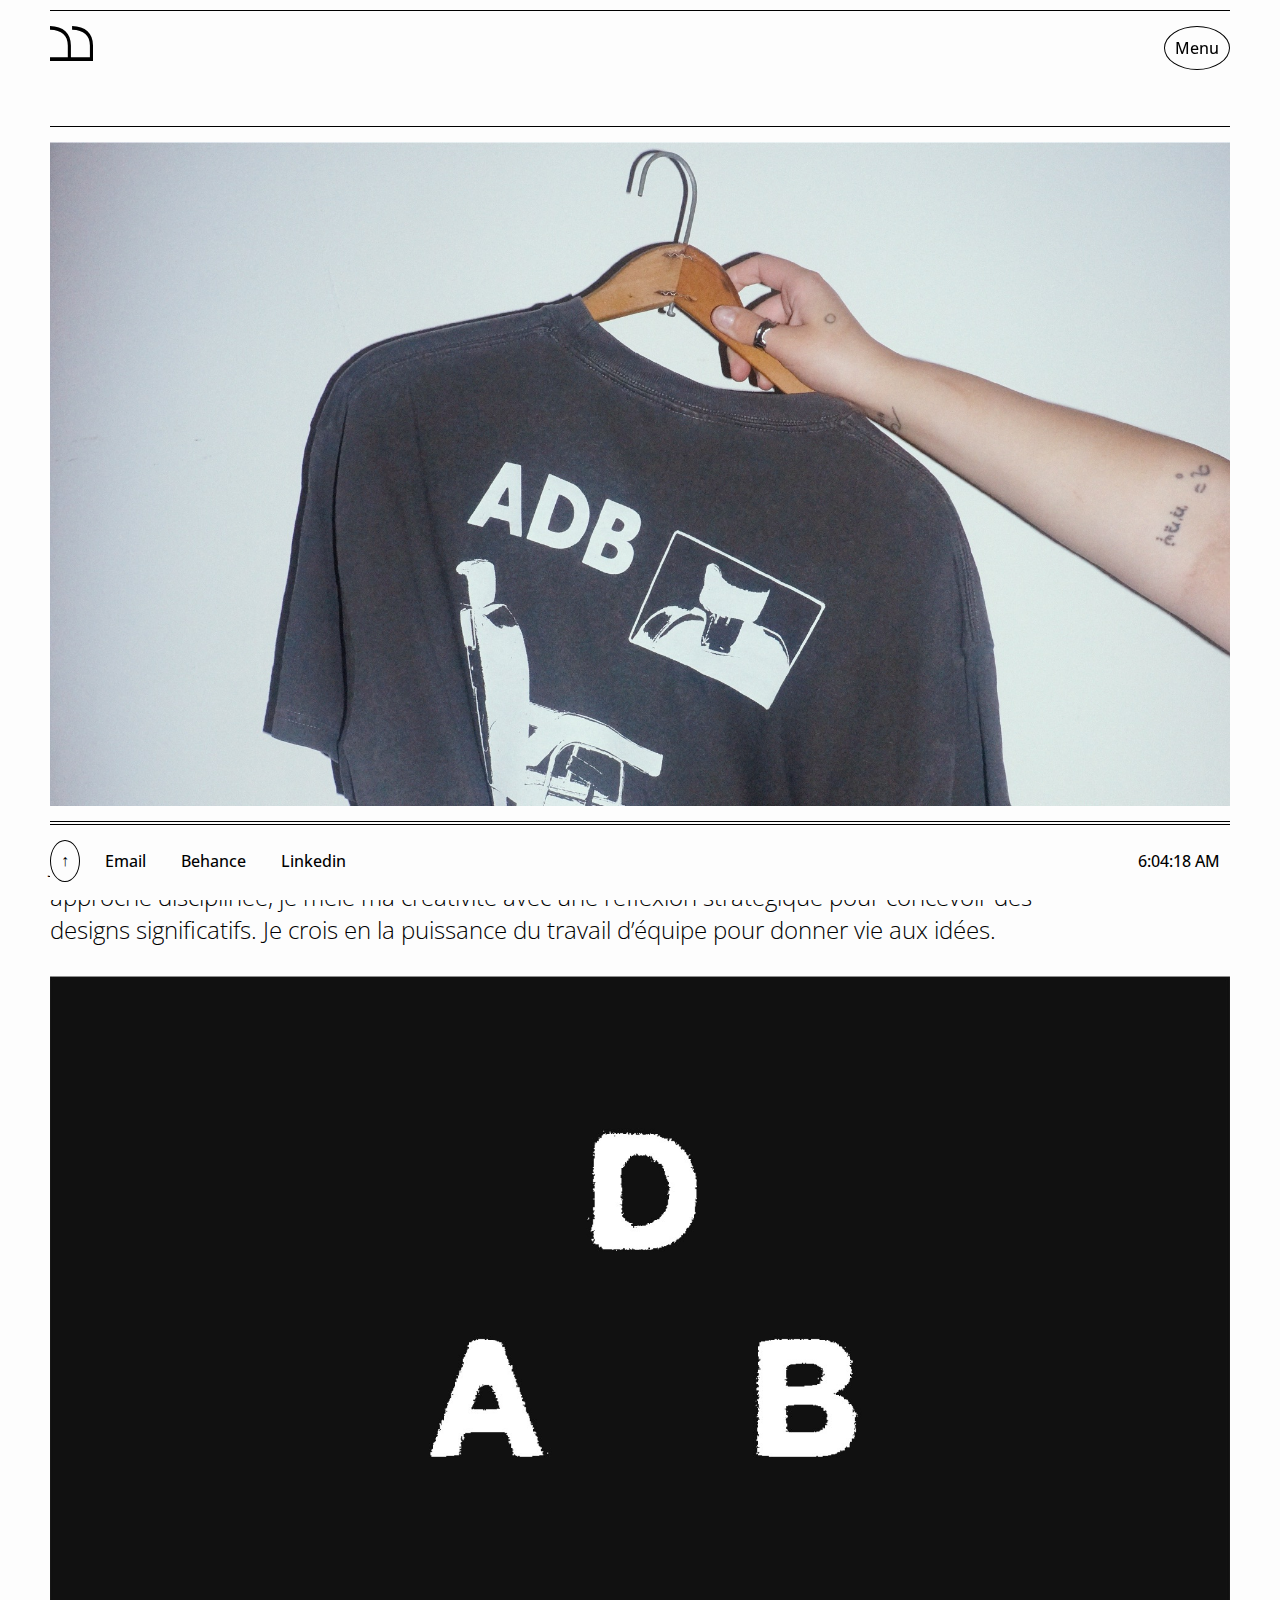
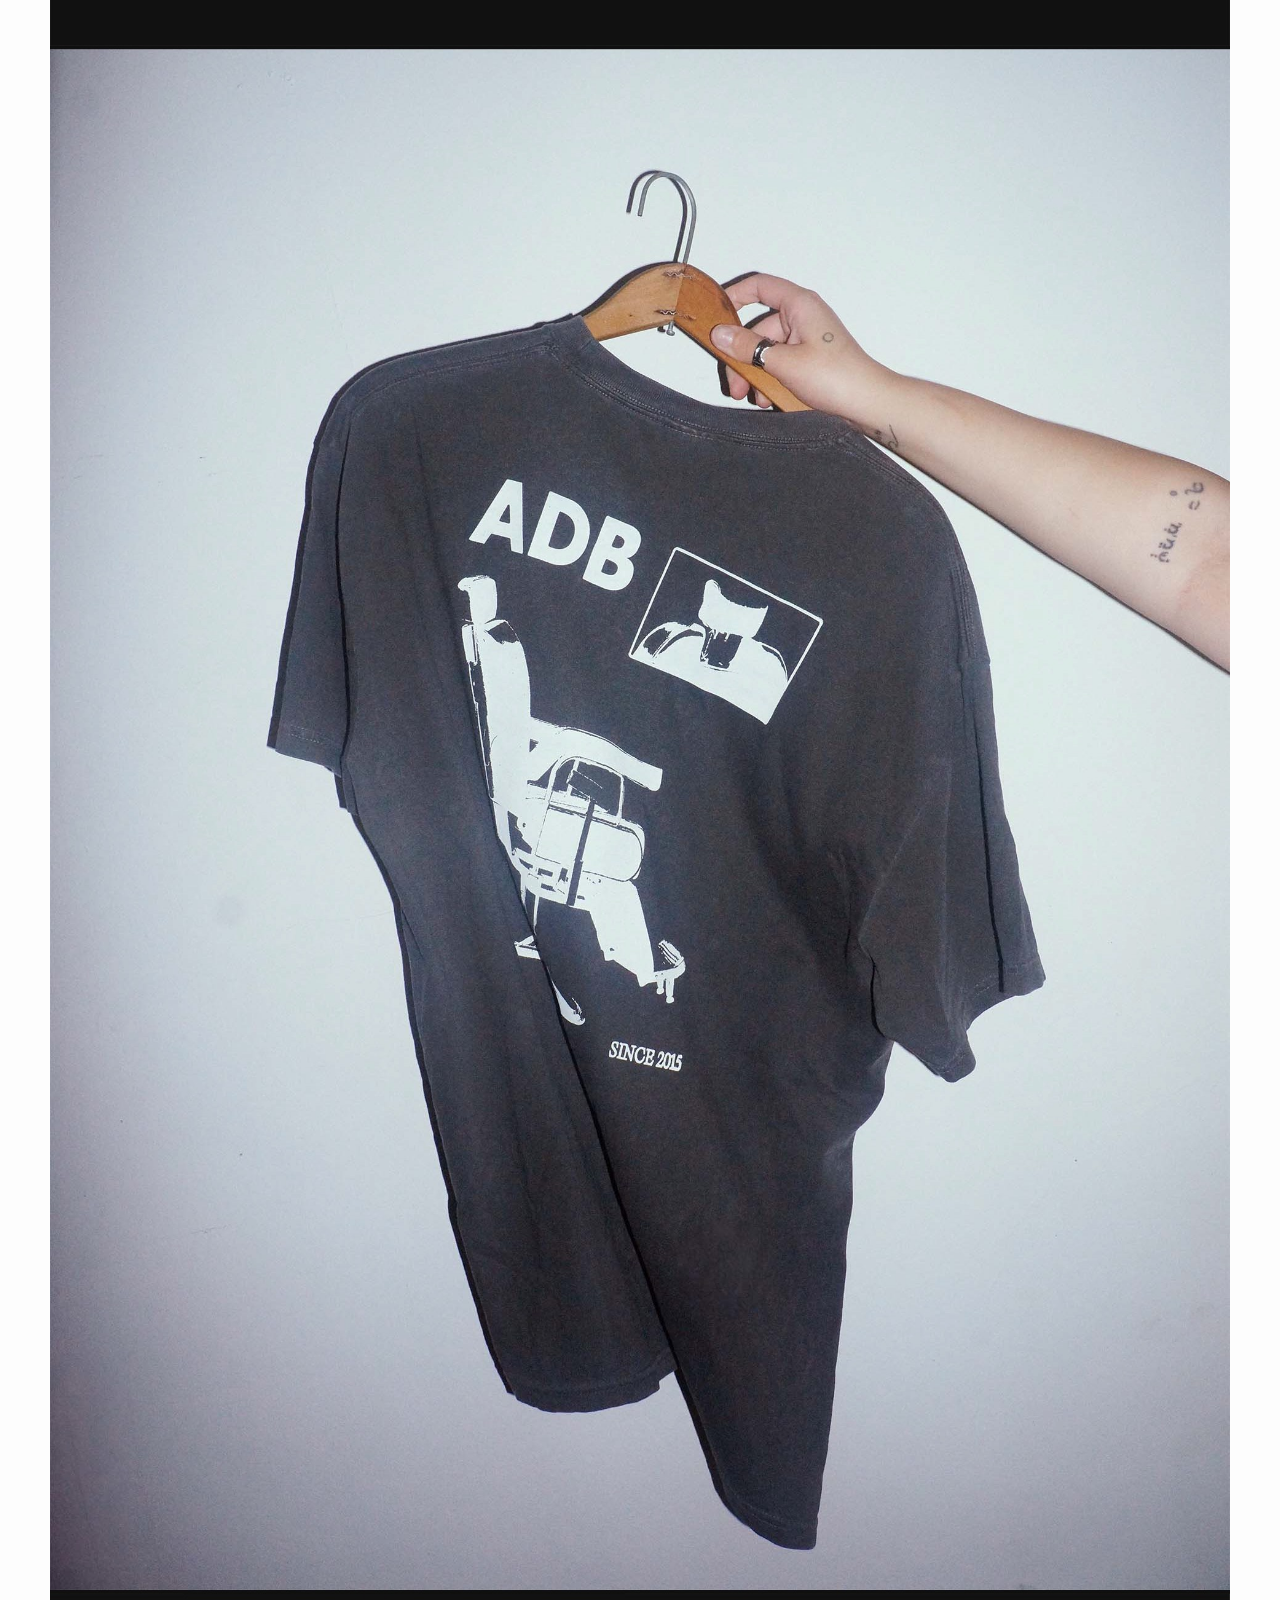
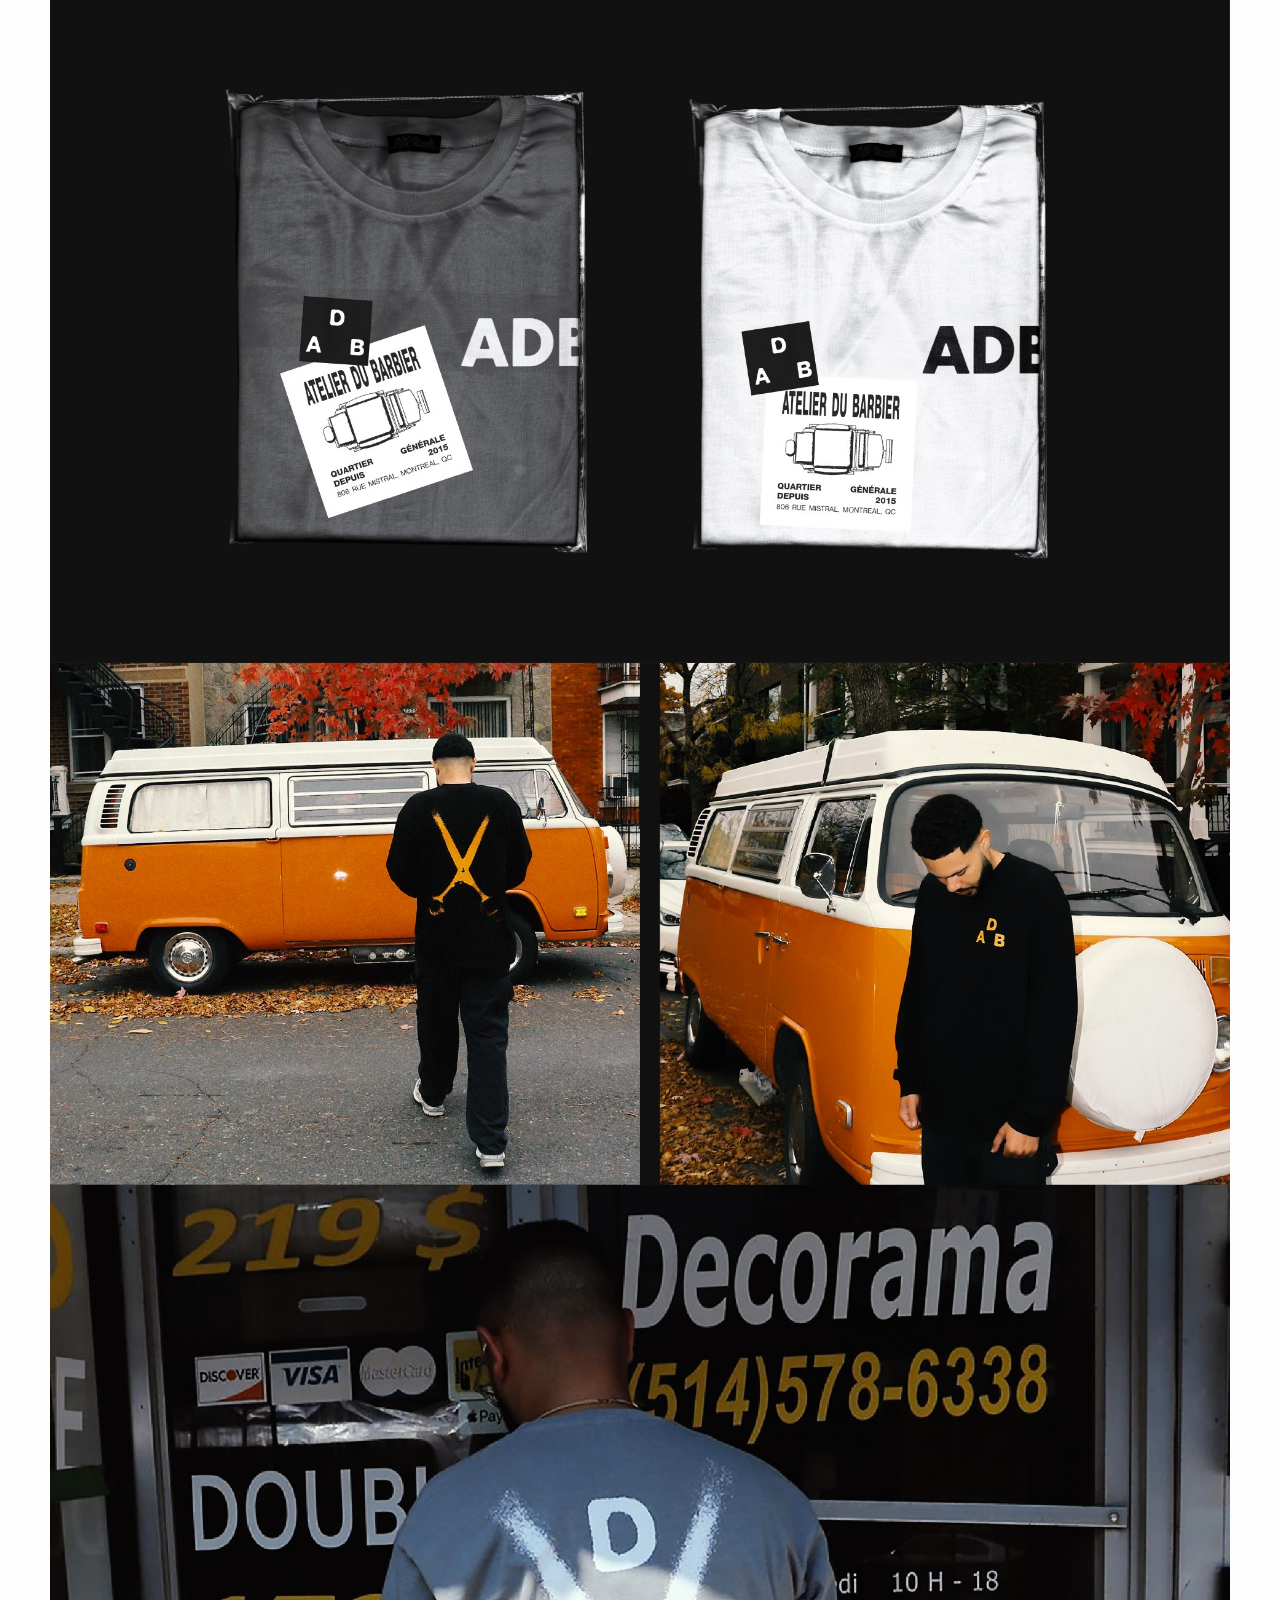
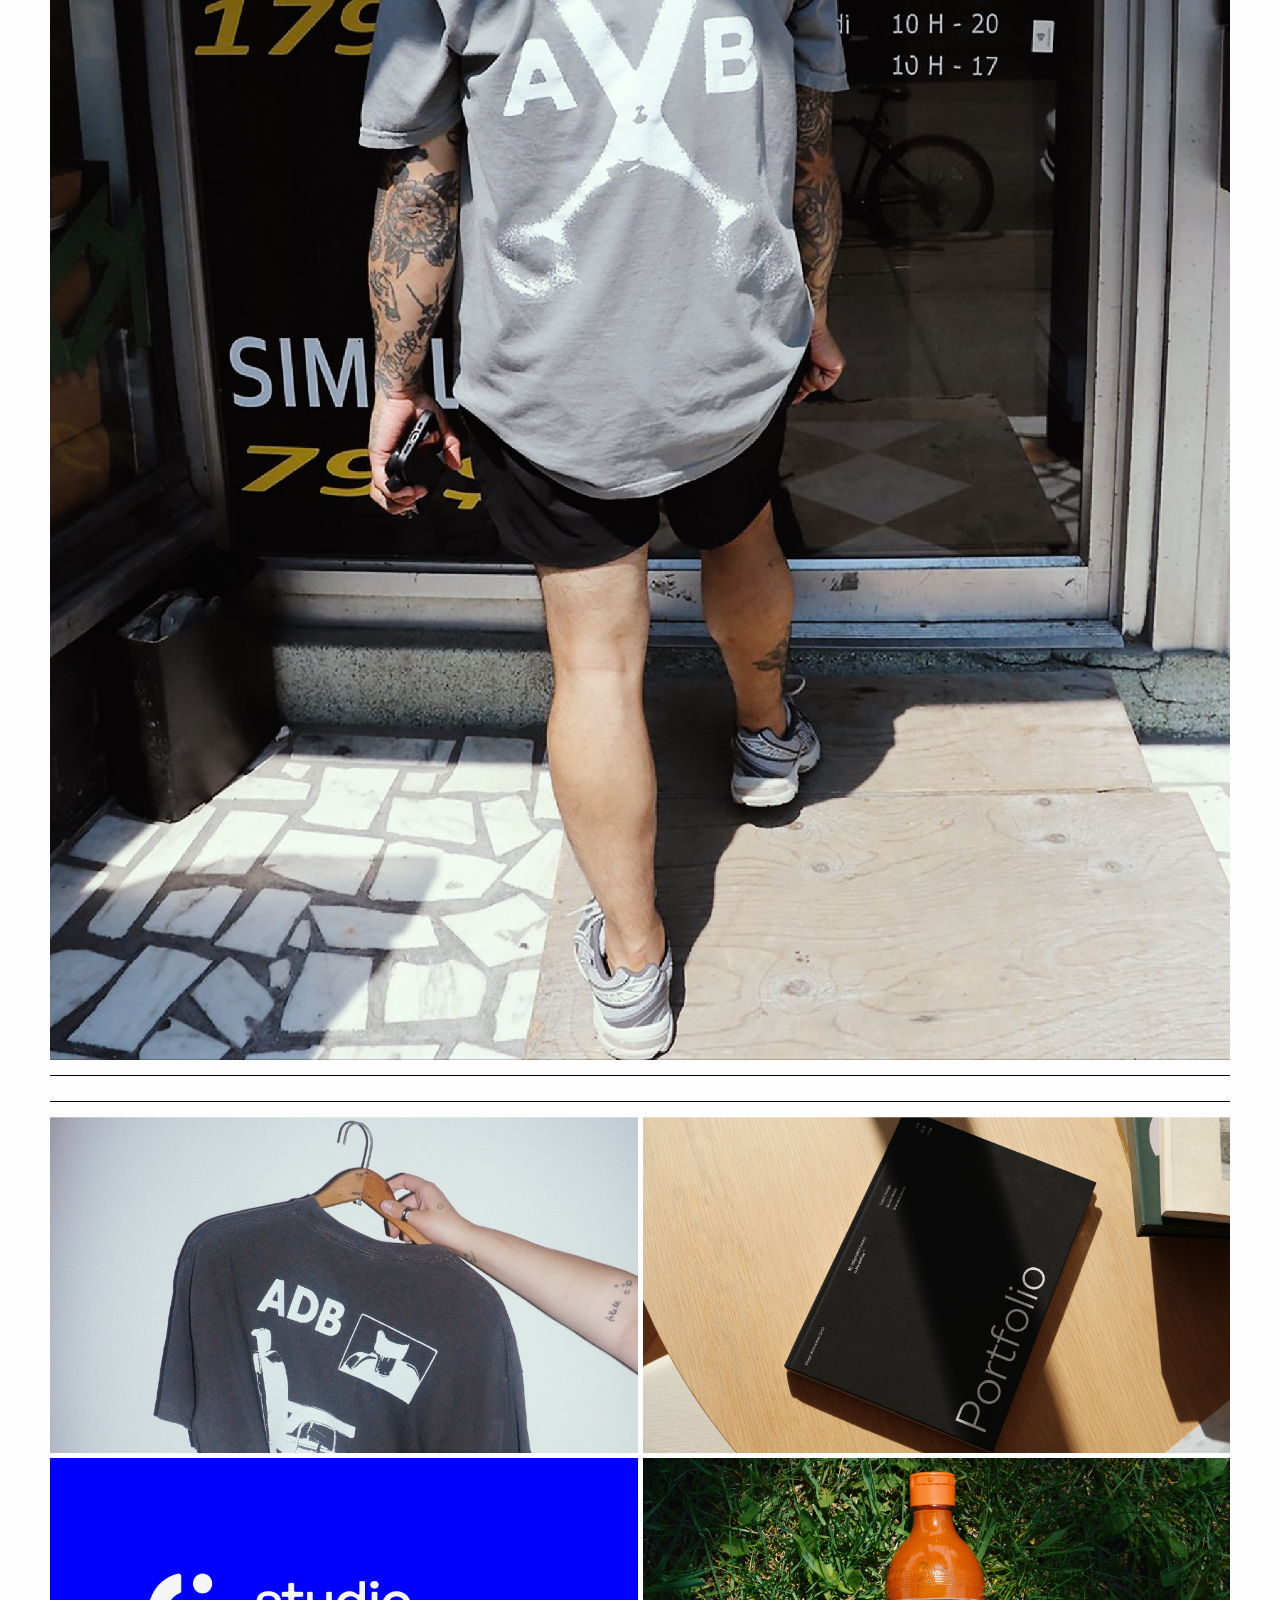
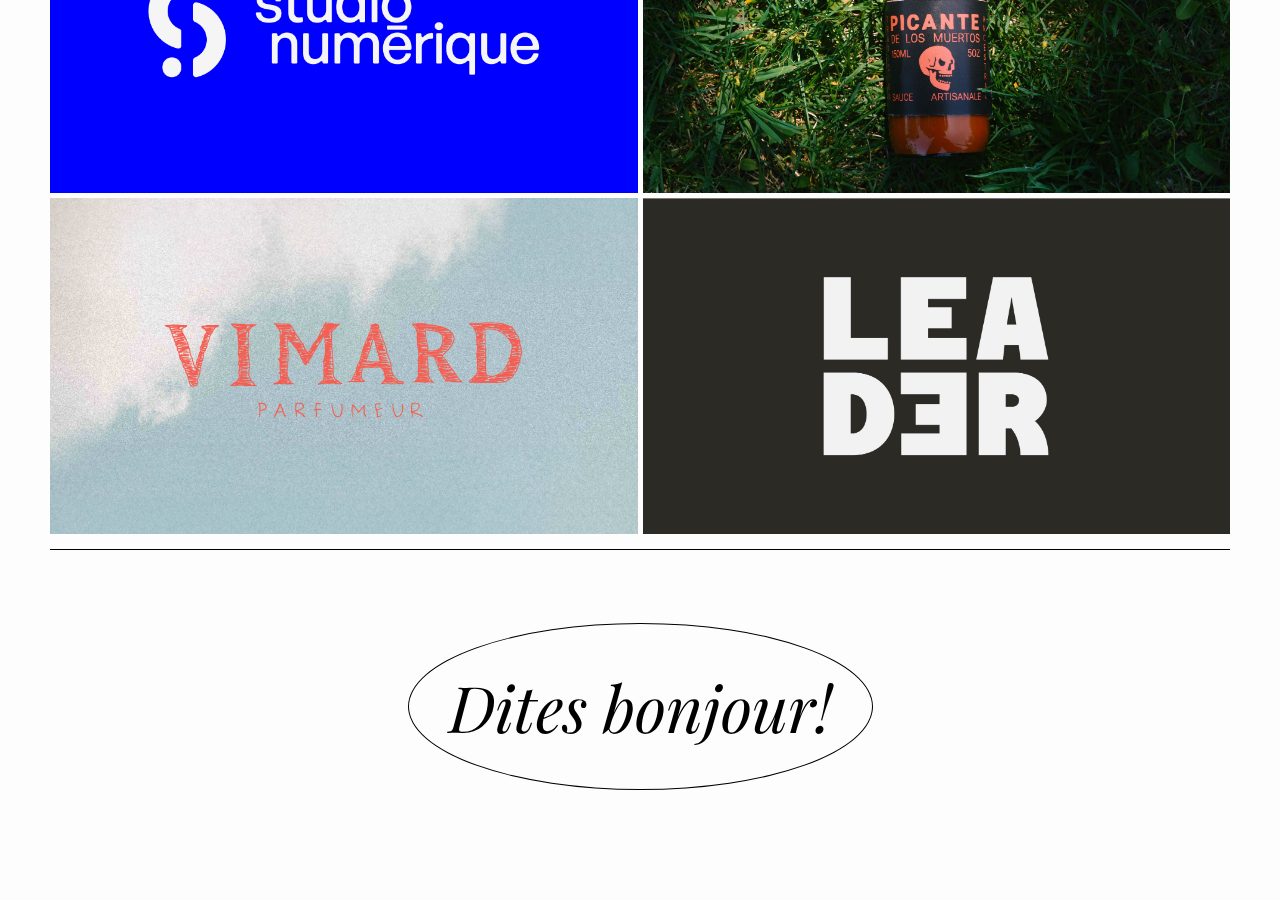
<file: adb.html>
<!DOCTYPE html>
<html lang="en">
<head>
    <meta charset="UTF-8">
    <meta name="viewport" content="width=device-width, initial-scale=1.0">
    <title>D+O</title>
    <link rel="stylesheet" href="main.css">
    <link rel="preconnect" href="https://fonts.googleapis.com">
    <link rel="preconnect" href="https://fonts.googleapis.com">
    <link rel="preconnect" href="https://fonts.gstatic.com" crossorigin>
    <link href="https://fonts.googleapis.com/css2?family=Open+Sans:ital,wght@0,300..800;1,300..800&family=Playfair+Display:ital,wght@0,400..900;1,400..900&family=Roboto:ital,wght@0,100;0,300;0,400;0,500;0,700;0,900;1,100;1,300;1,400;1,500;1,700;1,900&family=Urbanist:ital,wght@0,100..900;1,100..900&display=swap" rel="stylesheet">
    <link rel="preconnect" href="https://fonts.gstatic.com" crossorigin>
    <link href="https://fonts.googleapis.com/css2?family=Open+Sans:ital,wght@0,300..800;1,300..800&family=Roboto:ital,wght@0,100;0,300;0,400;0,500;0,700;0,900;1,100;1,300;1,400;1,500;1,700;1,900&family=Urbanist:ital,wght@0,100..900;1,100..900&display=swap" rel="stylesheet">
    <link rel="icon" type="image/x-icon" href="img/favicon.svg">
</head>
<body>

<div class="container">


    <nav class="container-style">

        <div class="nav-container">

            <div class="nav-box nav-box-1">
                <a href="index.html"><img src="img/logo.svg" class="logo"></a>
            </div>

            <div class="nav-box nav-box-2">

                <div class="hamburger-menu" onclick="toggleMenu()">Menu</div>
                <div class="black-screen" onclick="toggleMenu()"></div>

                <div class="menu">

                    <img src="img/logo_white.svg" class="logo-nav">

                    <li><a href="index.html">Index</a></li>
                    <li><a href="about.html">À propos</a></li>
                    <li><a href="portfolio.html">Portfolio</a></li>
                    <li><a href="mailto:dbortiz06@gmail.com">Contact</a></li>

                    <div class="links">

                        <a href="mailto:dbortiz06@gmail.com"><p>Email</p></a>
                        <a href="https://www.behance.net/diegobenavi"><p>Behance</p></a>
                        <a href="https://www.linkedin.com/in/diego-benavides-ortiz-9ba104275/"><p>Linkedin</p></a>
    
                    </div>
                    
                </div>


            </div>

        </div>

    </nav>


    <div class="container-style">

        <img src="img/adb-couverture.jpg" alt="" class="portrait-1">

        <h2 class="description-txt">Je suis un graphiste créatif qui trouve de la joie dans la collaboration et l’innovation. Avec une approche disciplinée, je mêle ma créativité
            avec une réflexion stratégique pour concevoir des designs significatifs.
            Je crois en la puissance du travail d’équipe pour donner vie aux idées.</h2>
        <img src="img/adb.jpg" alt="dlm" class="portrait-1">
        
    </div>


            
    <div class="container-style">

        <div class="home-portfolio">
            <a href="adb.html"><img src="img/adb-couverture.jpg" alt="Project 1"></a>
            <a href="#"><img src="img/pandapay-couverture.png" alt="Project 2"></a>
            <a href="studio_num.html"><img src="img/studio-couverture.png" alt="Project 3"></a>
            <a href="dlm.html"><img src="img/dlm-couverture.jpeg" alt="Project 4"></a>
            <a href="vice-versa.html"><img src="img/viceversa-couverture.jpg" alt="Project 5"></a>
            <a href="leader.html"><img src="img/leader-couverture.png" alt="Project 6"></a>
        </div>
        
        <div class="hello-btn">
           
            <a href="mailto:dbortiz06@gmail.com"><h1 class="hello">Dites bonjour!</h1></a>

        </div>
            

    </div>


    <footer class="container-style">

        <div class="footer-container">
            <div class="footer-left">
                <button id="scrollToTopBtn" class="arrow-btn">↑</button>
                <a href="mailto:dbortiz06@gmail.com"><p>Email</p></a>
                <a href="https://www.behance.net/diegobenavi"><p>Behance</p></a>
                <a href="https://www.linkedin.com/in/diego-benavides-ortiz-9ba104275/"><p>Linkedin</p></a>
            </div>
            <div class="footer-right">
                <p id="time-and-location"></p>
            </div>
        </div>

    </footer>

</div>

<script src="script.js"></script>


</body>
</html>
</file>
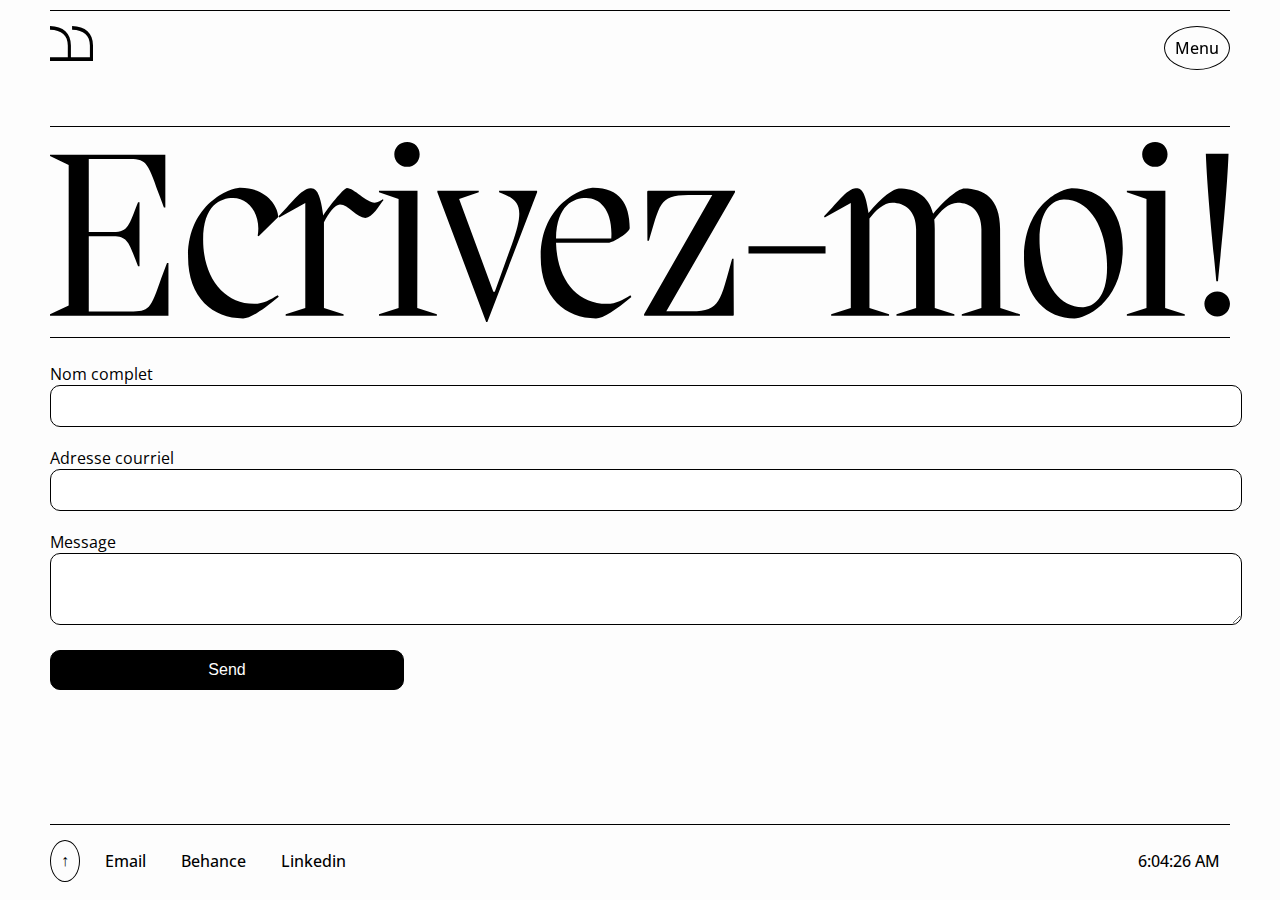
<file: contact.html>
<!DOCTYPE html>
<html lang="en">
<head>
    <meta charset="UTF-8">
    <meta name="viewport" content="width=device-width, initial-scale=1.0">
    <title>D+O</title>
    <link rel="stylesheet" href="main.css">
    <link rel="preconnect" href="https://fonts.googleapis.com">
    <link rel="preconnect" href="https://fonts.googleapis.com">
    <link rel="preconnect" href="https://fonts.gstatic.com" crossorigin>
    <link href="https://fonts.googleapis.com/css2?family=Open+Sans:ital,wght@0,300..800;1,300..800&family=Playfair+Display:ital,wght@0,400..900;1,400..900&family=Roboto:ital,wght@0,100;0,300;0,400;0,500;0,700;0,900;1,100;1,300;1,400;1,500;1,700;1,900&family=Urbanist:ital,wght@0,100..900;1,100..900&display=swap" rel="stylesheet">
    <link rel="preconnect" href="https://fonts.gstatic.com" crossorigin>
    <link href="https://fonts.googleapis.com/css2?family=Open+Sans:ital,wght@0,300..800;1,300..800&family=Roboto:ital,wght@0,100;0,300;0,400;0,500;0,700;0,900;1,100;1,300;1,400;1,500;1,700;1,900&family=Urbanist:ital,wght@0,100..900;1,100..900&display=swap" rel="stylesheet">
    <link rel="icon" type="image/x-icon" href="img/favicon.svg">
</head>
<body>

<div class="container">


    <nav class="container-style">

        <div class="nav-container">

            <div class="nav-box nav-box-1">
                <a href="index.html"><img src="img/logo.svg" class="logo"></a>
            </div>

            <div class="nav-box nav-box-2">

                <div class="hamburger-menu" onclick="toggleMenu()">Menu</div>
                <div class="black-screen" onclick="toggleMenu()"></div>

                <div class="menu">

                    <img src="img/logo_white.svg" class="logo-nav">

                    <li><a href="index.html">Index</a></li>
                    <li><a href="about.html">À propos</a></li>
                    <li><a href="portfolio.html">Portfolio</a></li>
                    <li><a href="contact.html">Contact</a></li>


                    <div class="links">

                        <a href="mailto:dbortiz06@gmail.com"><p>Email</p></a>
                        <a href="https://www.behance.net/diegobenavi"><p>Behance</p></a>
                        <a href="https://www.linkedin.com/in/diego-benavides-ortiz-9ba104275/"><p>Linkedin</p></a>

                    </div>

                </div>

            </div>

        </div>

    </nav>


    <div class="container-style">

        <img src="img/contacte.svg" alt="" class="portrait-1">

        <form class="form" action="send_email.php" method="post">
            <label class="opacity" for="name">Nom complet</label><br>
            <input class="opacity" type="text" id="name" name="name" required><br>
            
            <label class="opacity" for="email">Adresse courriel</label><br>
            <input class="opacity" type="email" id="email" name="email" required><br>
            
            <label class="opacity" for="message">Message</label><br>
            <textarea class="opacity" id="message" name="message" rows="4" required></textarea><br>
            
            <input class="email-submit" type="submit" value="Send">
        </form>

    </div>
            

    </div>


    <footer class="container-style">

        <div class="footer-container">
            <div class="footer-left">
                <button id="scrollToTopBtn" class="arrow-btn">↑</button>
                <a href="mailto:dbortiz06@gmail.com"><p>Email</p></a>
                <a href="https://www.behance.net/diegobenavi"><p>Behance</p></a>
                <a href="https://www.linkedin.com/in/diego-benavides-ortiz-9ba104275/"><p>Linkedin</p></a>
            </div>
            <div class="footer-right">
                <p id="time-and-location"></p>
            </div>
        </div>

    </footer>

</div>

<script src="script.js"></script>


</body>
</html>
</file>
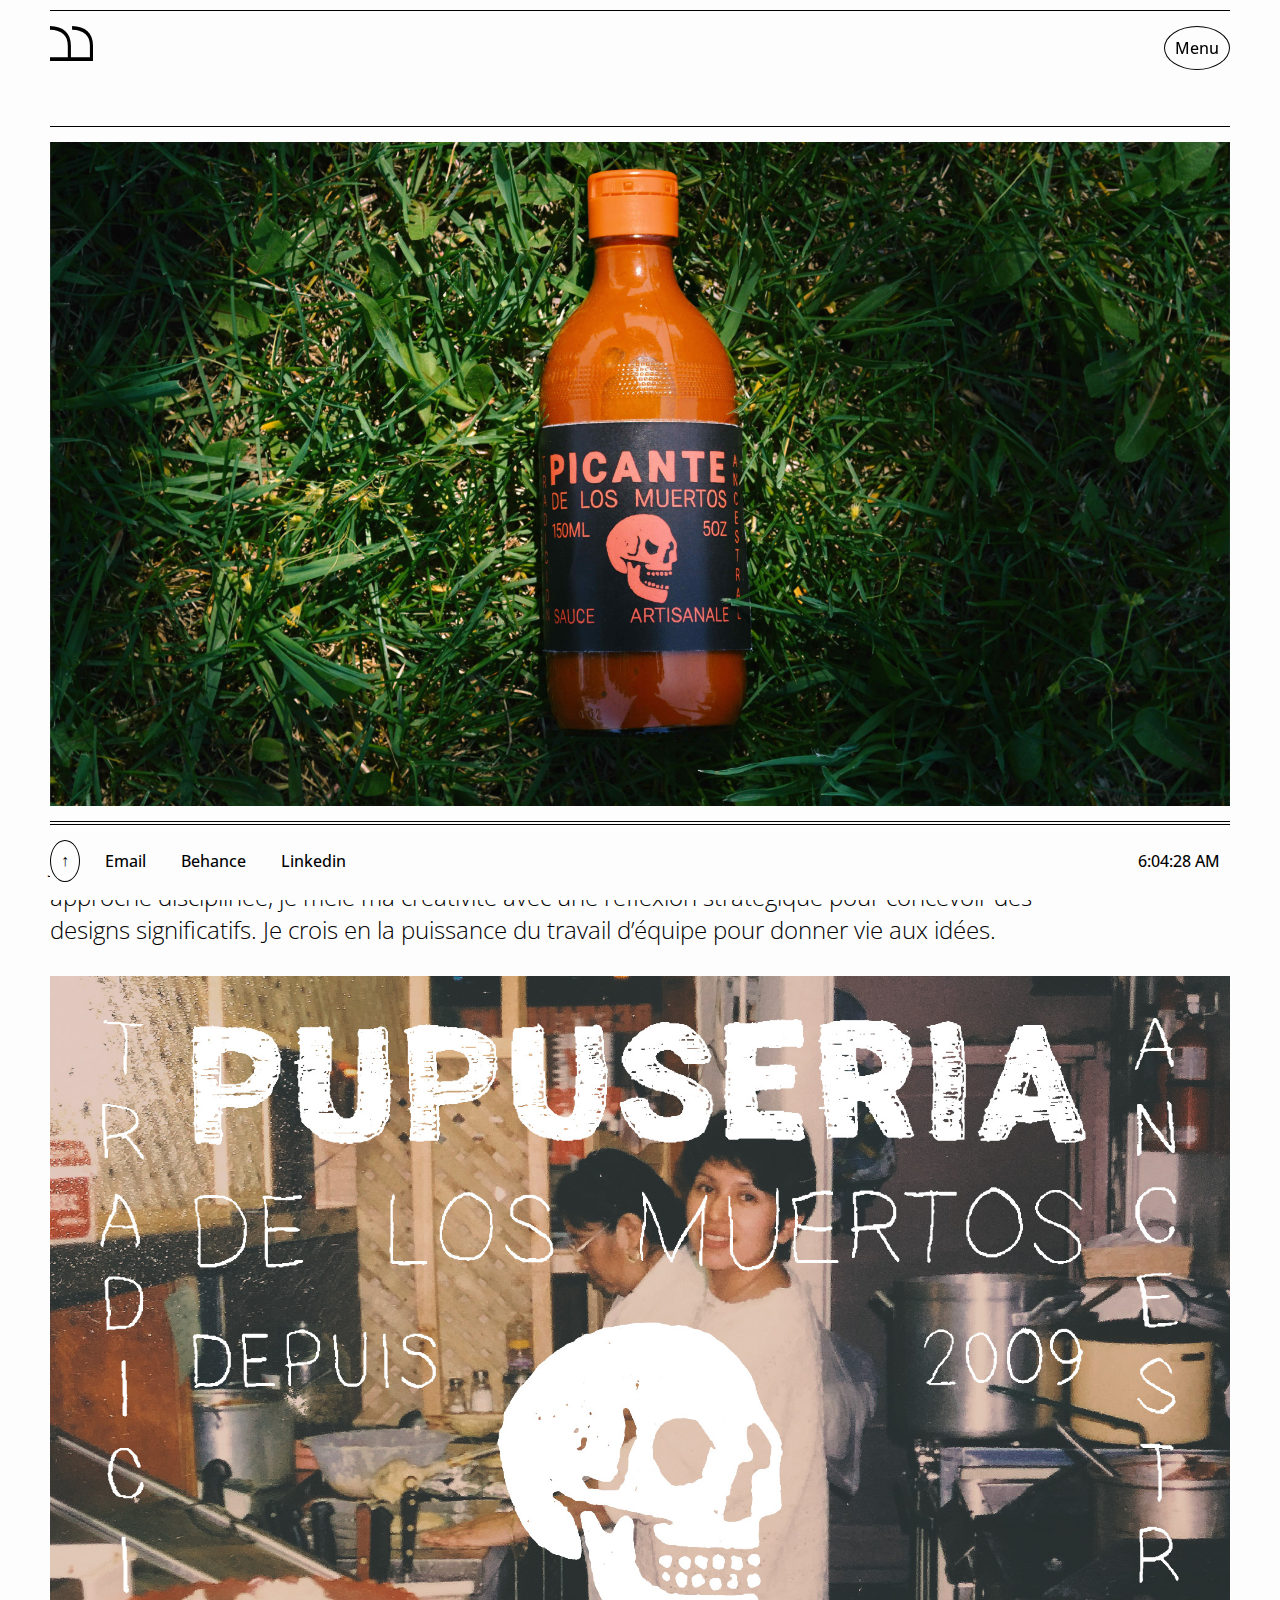
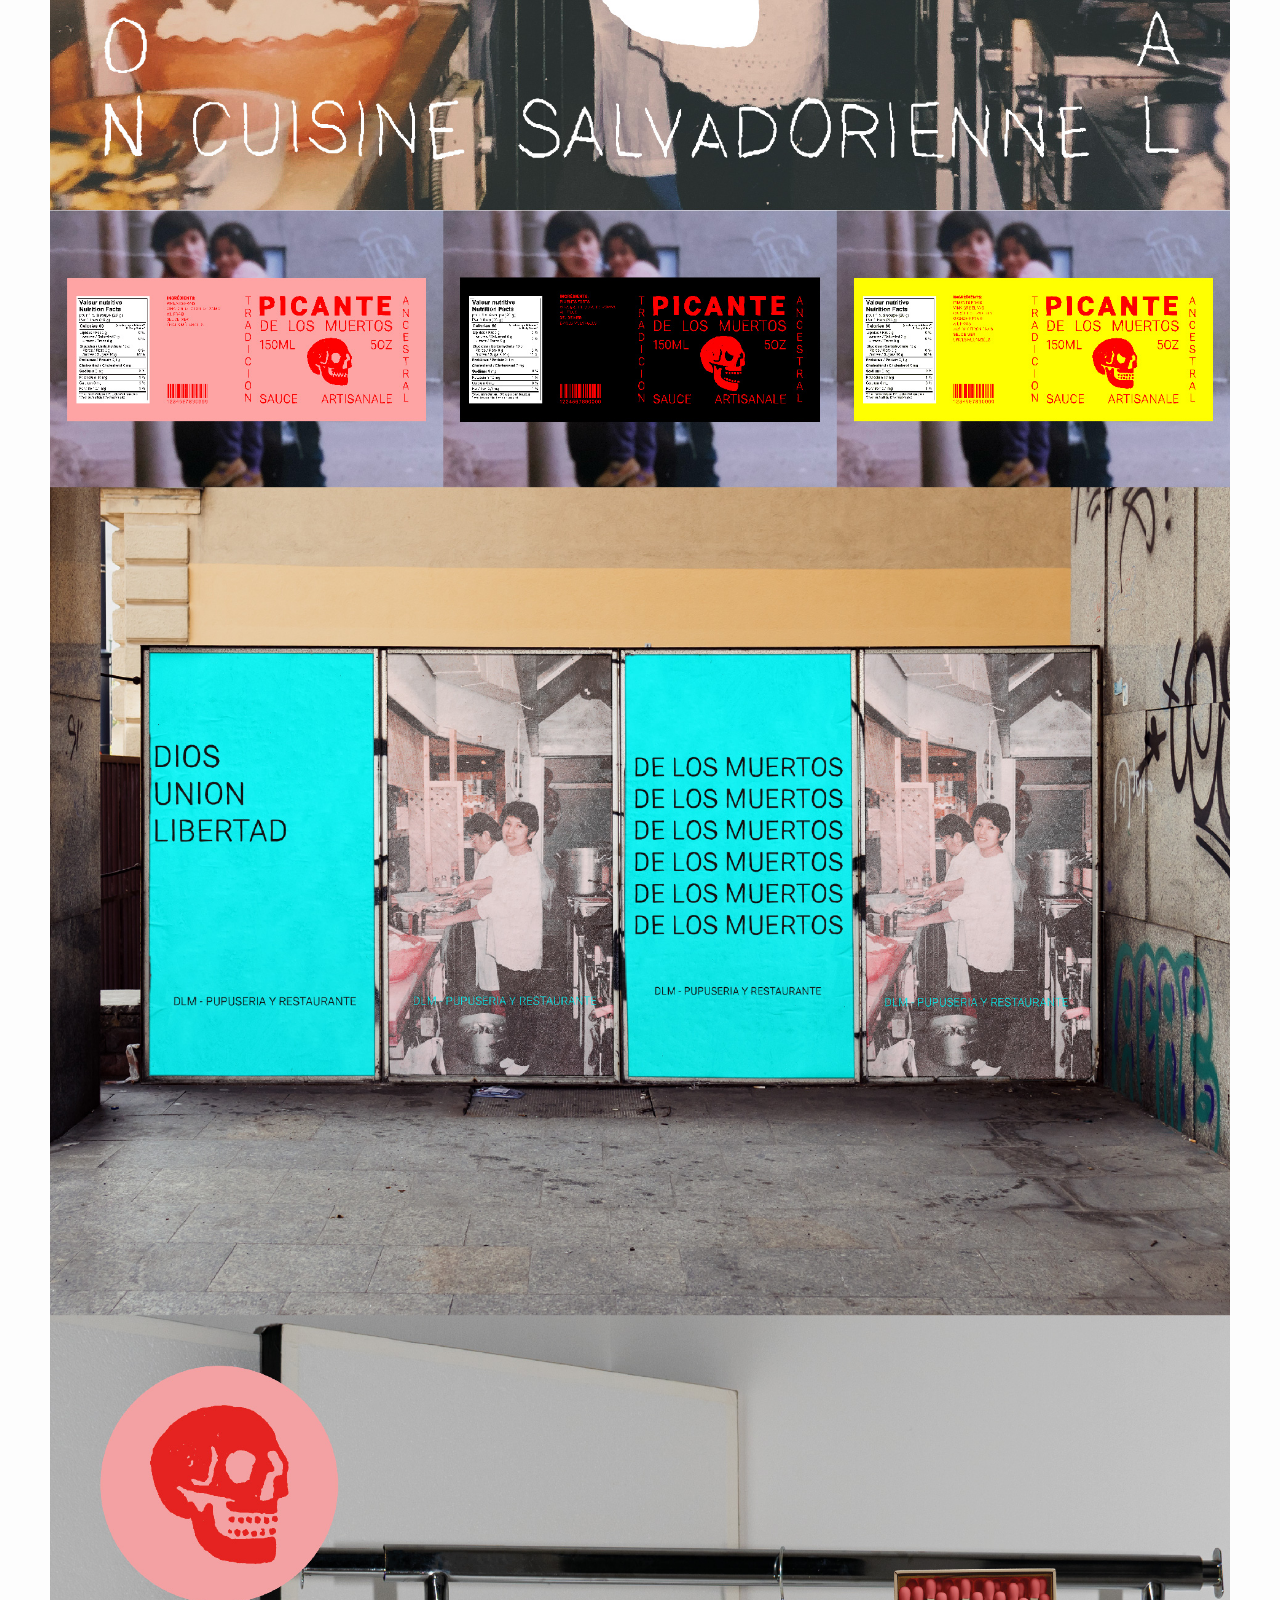
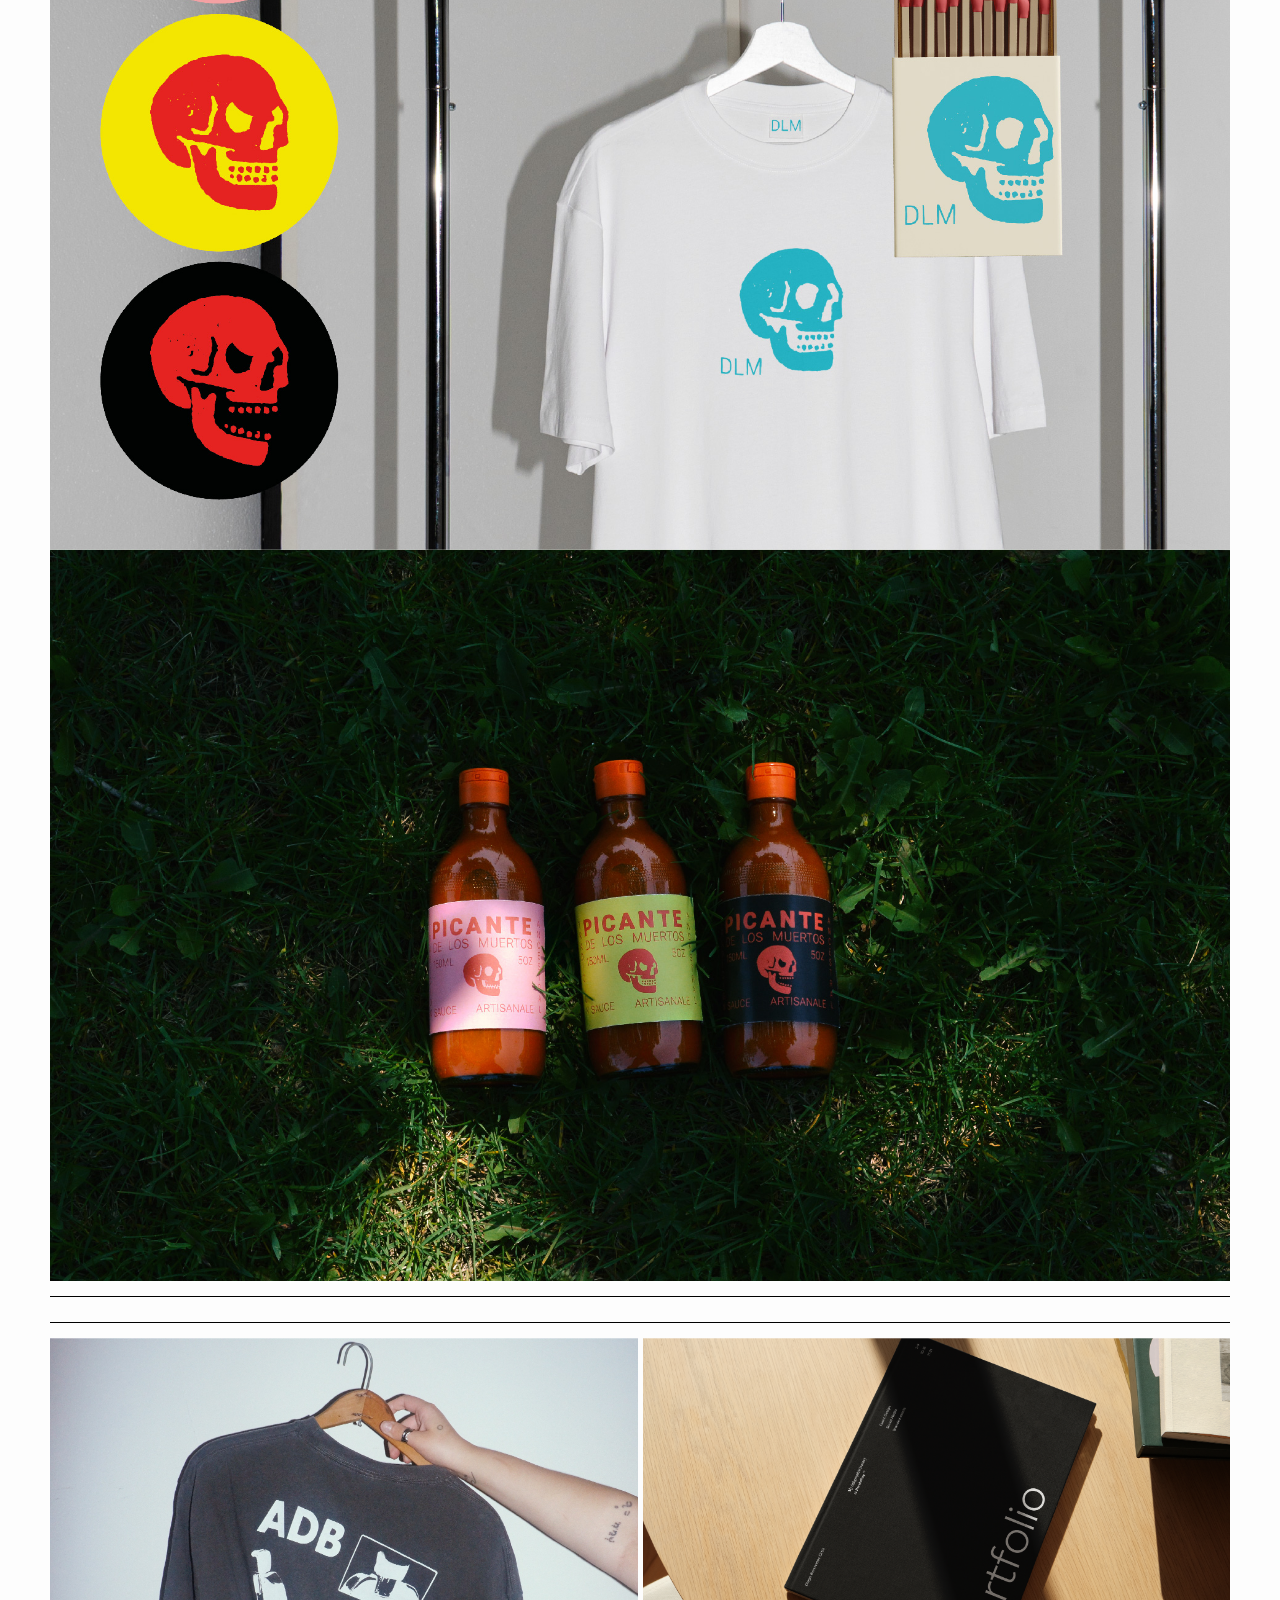
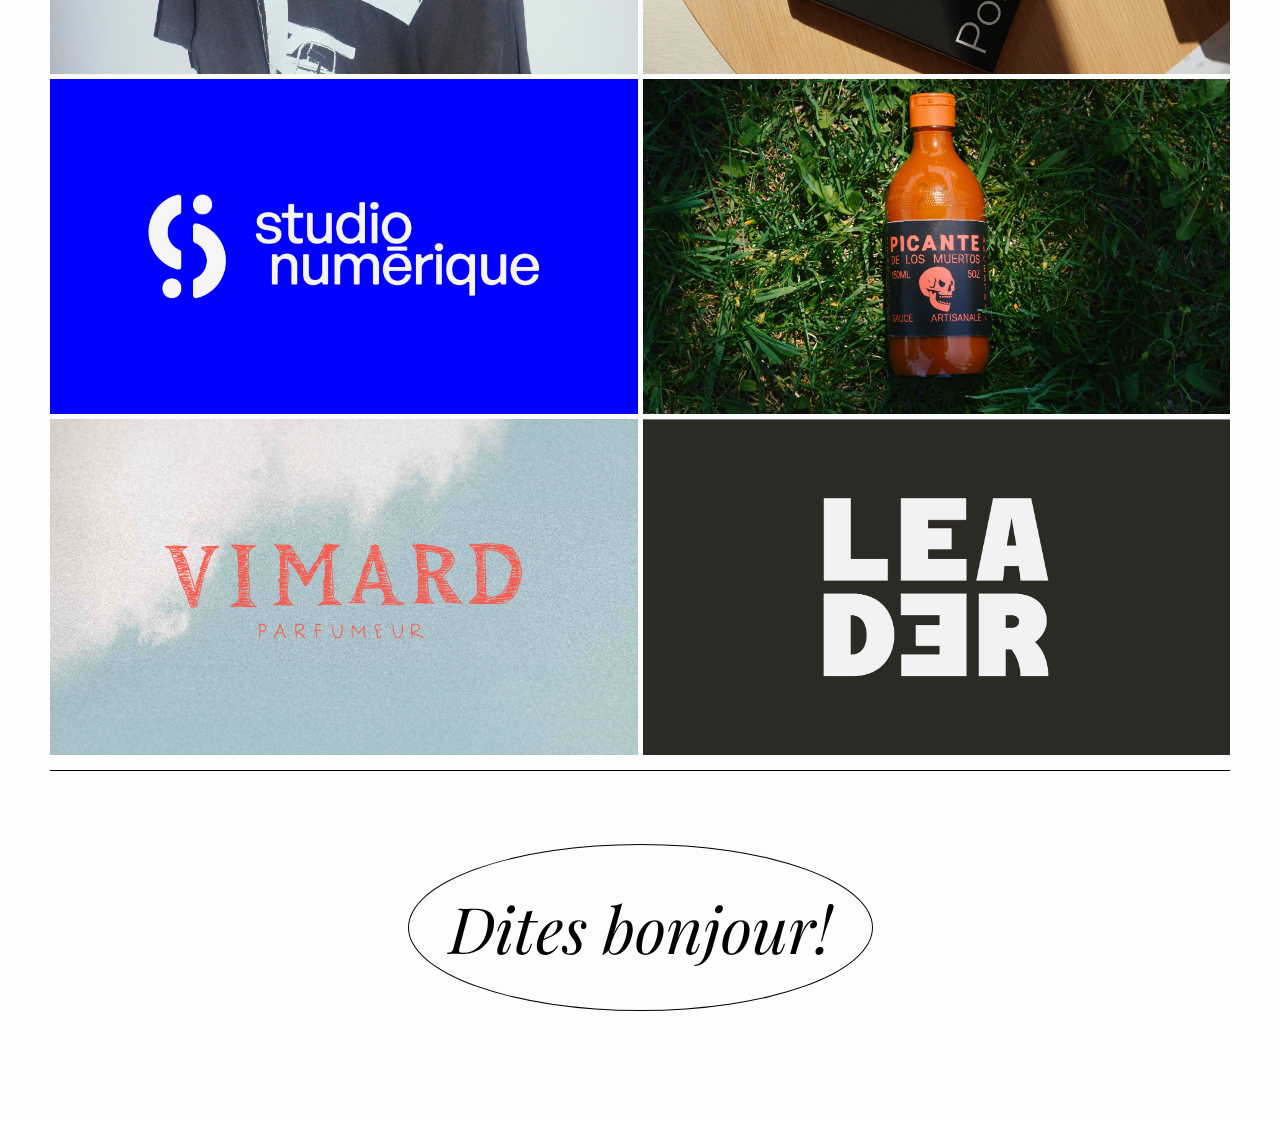
<file: dlm.html>
<!DOCTYPE html>
<html lang="en">
<head>
    <meta charset="UTF-8">
    <meta name="viewport" content="width=device-width, initial-scale=1.0">
    <title>D+O</title>
    <link rel="stylesheet" href="main.css">
    <link rel="preconnect" href="https://fonts.googleapis.com">
    <link rel="preconnect" href="https://fonts.googleapis.com">
    <link rel="preconnect" href="https://fonts.gstatic.com" crossorigin>
    <link href="https://fonts.googleapis.com/css2?family=Open+Sans:ital,wght@0,300..800;1,300..800&family=Playfair+Display:ital,wght@0,400..900;1,400..900&family=Roboto:ital,wght@0,100;0,300;0,400;0,500;0,700;0,900;1,100;1,300;1,400;1,500;1,700;1,900&family=Urbanist:ital,wght@0,100..900;1,100..900&display=swap" rel="stylesheet">
    <link rel="preconnect" href="https://fonts.gstatic.com" crossorigin>
    <link href="https://fonts.googleapis.com/css2?family=Open+Sans:ital,wght@0,300..800;1,300..800&family=Roboto:ital,wght@0,100;0,300;0,400;0,500;0,700;0,900;1,100;1,300;1,400;1,500;1,700;1,900&family=Urbanist:ital,wght@0,100..900;1,100..900&display=swap" rel="stylesheet">
    <link rel="icon" type="image/x-icon" href="img/favicon.svg">
</head>
<body>

<div class="container">


    <nav class="container-style">

        <div class="nav-container">

            <div class="nav-box nav-box-1">
                <a href="index.html"><img src="img/logo.svg" class="logo"></a>
            </div>

            <div class="nav-box nav-box-2">

                <div class="hamburger-menu" onclick="toggleMenu()">Menu</div>
                <div class="black-screen" onclick="toggleMenu()"></div>

                <div class="menu">

                    <img src="img/logo_white.svg" class="logo-nav">

                    <li><a href="index.html">Index</a></li>
                    <li><a href="about.html">À propos</a></li>
                    <li><a href="portfolio.html">Portfolio</a></li>
                    <li><a href="mailto:dbortiz06@gmail.com">Contact</a></li>

                    <div class="links">

                        <a href="mailto:dbortiz06@gmail.com"><p>Email</p></a>
                        <a href="https://www.behance.net/diegobenavi"><p>Behance</p></a>
                        <a href="https://www.linkedin.com/in/diego-benavides-ortiz-9ba104275/"><p>Linkedin</p></a>
    
                    </div>
                    
                </div>


            </div>

        </div>

    </nav>


    <div class="container-style">

        <img src="img/dlm-couverture.jpeg" alt="" class="portrait-1">

        <h2 class="description-txt">Je suis un graphiste créatif qui trouve de la joie dans la collaboration et l’innovation. Avec une approche disciplinée, je mêle ma créativité
            avec une réflexion stratégique pour concevoir des designs significatifs.
            Je crois en la puissance du travail d’équipe pour donner vie aux idées.</h2>
        <img src="img/dlm.jpg" alt="dlm" class="portrait-1">
        
    </div>


            
    <div class="container-style">

        <div class="home-portfolio">
            <a href="adb.html"><img src="img/adb-couverture.jpg" alt="Project 1"></a>
            <a href="#"><img src="img/pandapay-couverture.png" alt="Project 2"></a>
            <a href="studio_num.html"><img src="img/studio-couverture.png" alt="Project 3"></a>
            <a href="dlm.html"><img src="img/dlm-couverture.jpeg" alt="Project 4"></a>
            <a href="vice-versa.html"><img src="img/viceversa-couverture.jpg" alt="Project 5"></a>
            <a href="leader.html"><img src="img/leader-couverture.png" alt="Project 6"></a>
        </div>
        
        <div class="hello-btn">
           
            <a href="mailto:dbortiz06@gmail.com"><h1 class="hello">Dites bonjour!</h1></a>

        </div>
            

    </div>


    <footer class="container-style">

        <div class="footer-container">
            <div class="footer-left">
                <button id="scrollToTopBtn" class="arrow-btn">↑</button>
                <a href="mailto:dbortiz06@gmail.com"><p>Email</p></a>
                <a href="https://www.behance.net/diegobenavi"><p>Behance</p></a>
                <a href="https://www.linkedin.com/in/diego-benavides-ortiz-9ba104275/"><p>Linkedin</p></a>
            </div>
            <div class="footer-right">
                <p id="time-and-location"></p>
            </div>
        </div>

    </footer>

</div>

<script src="script.js"></script>


</body>
</html>
</file>
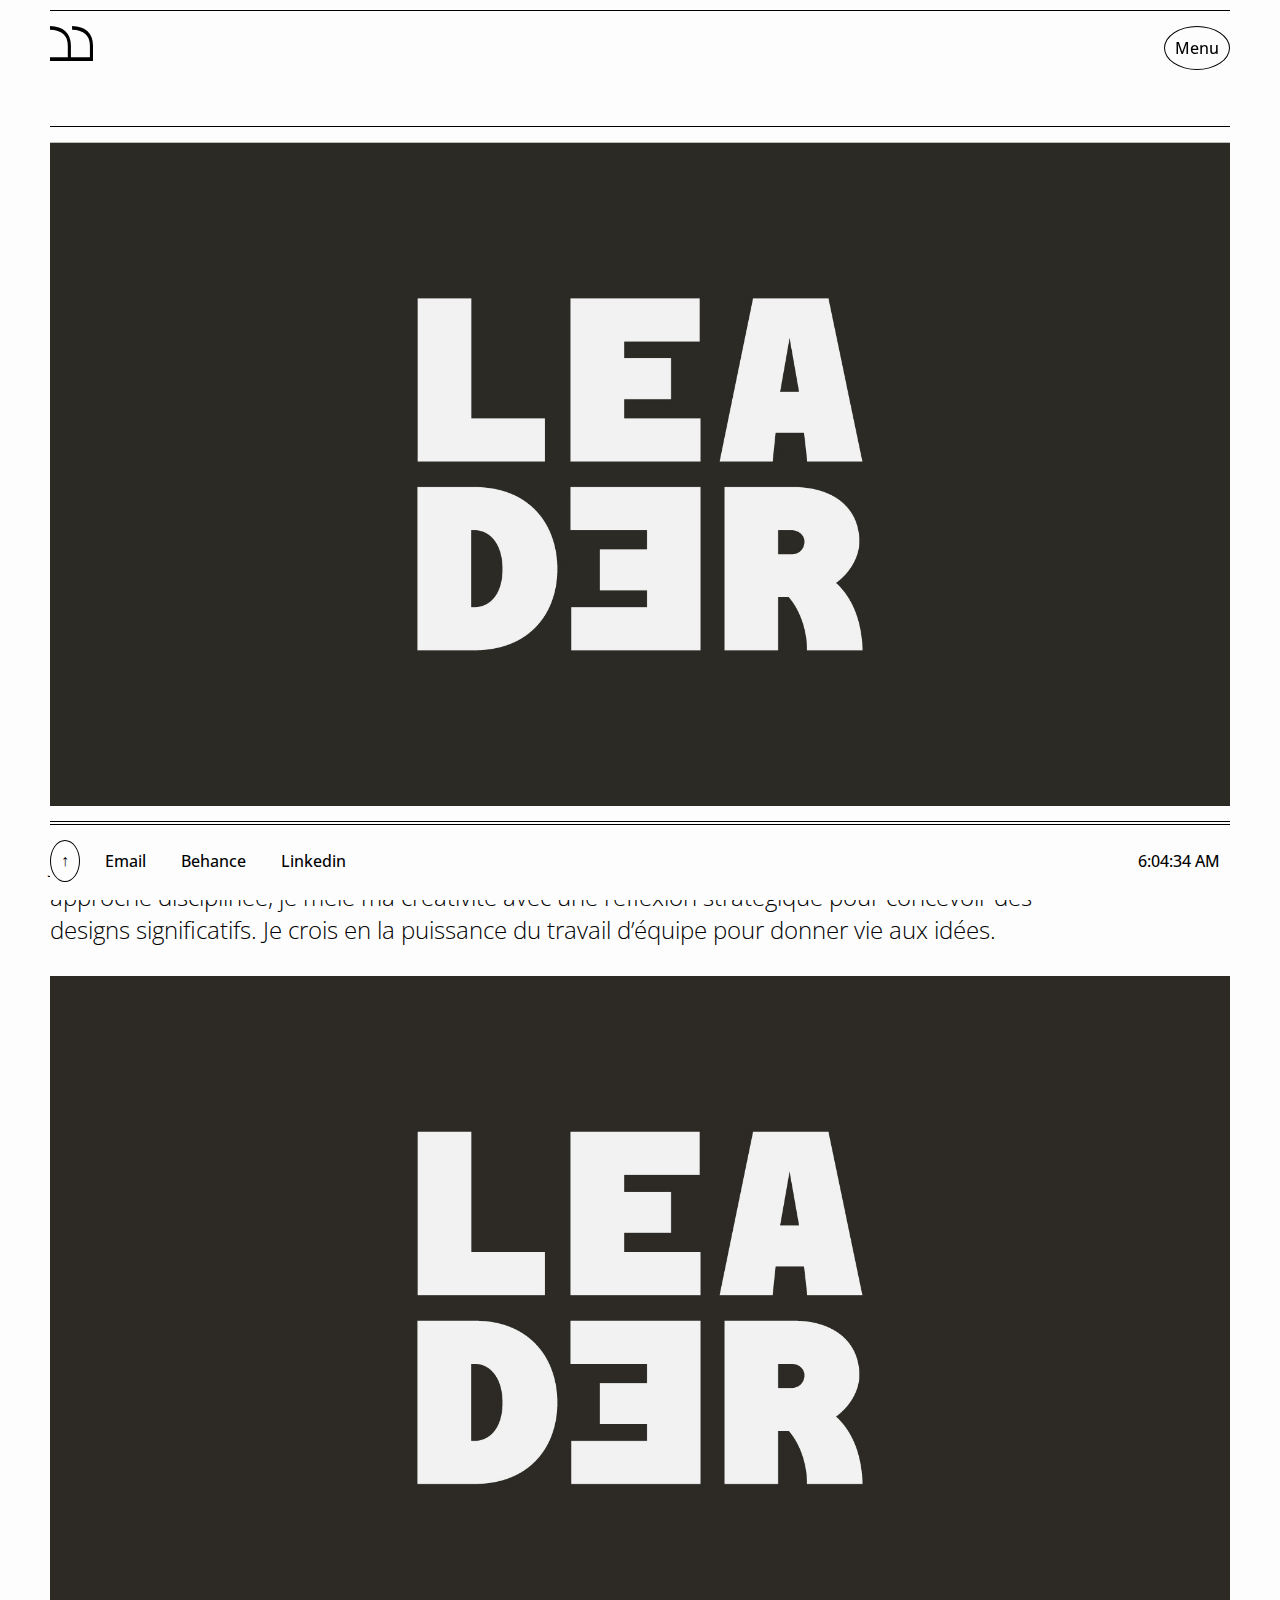
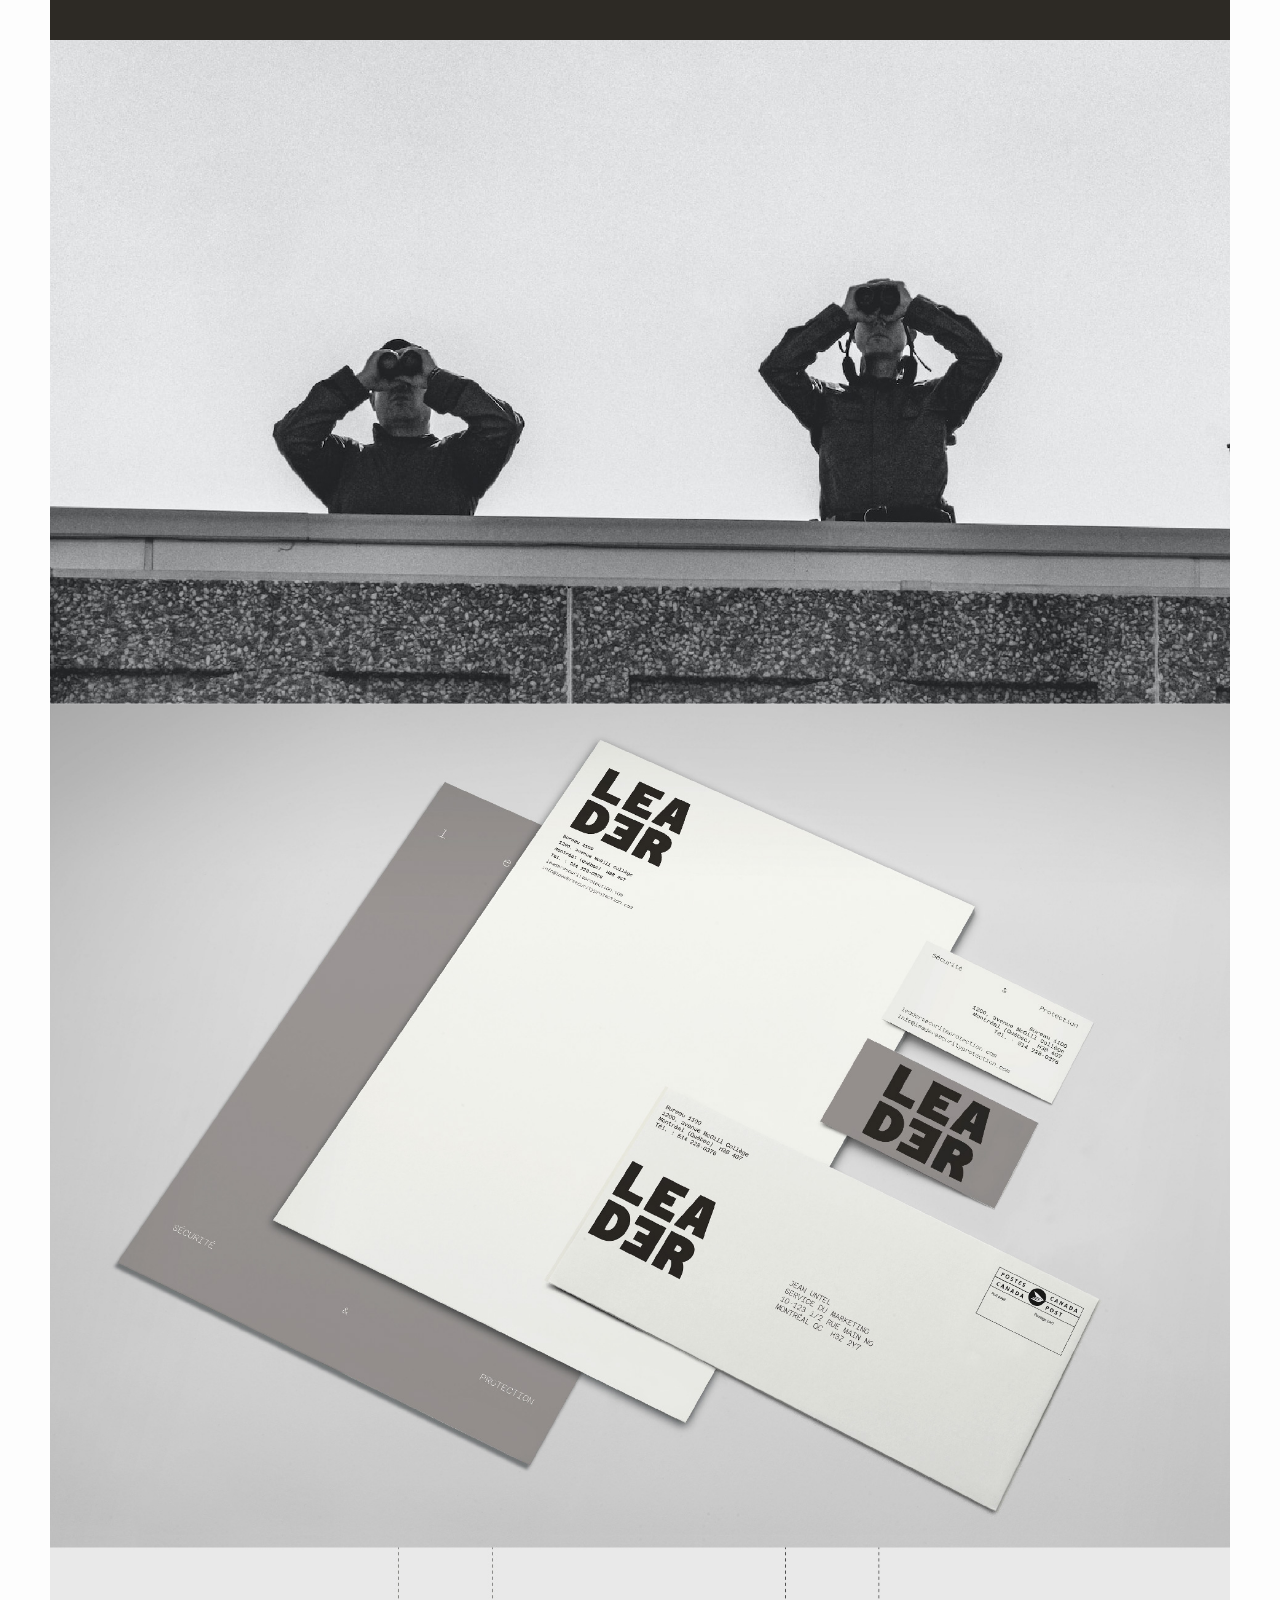
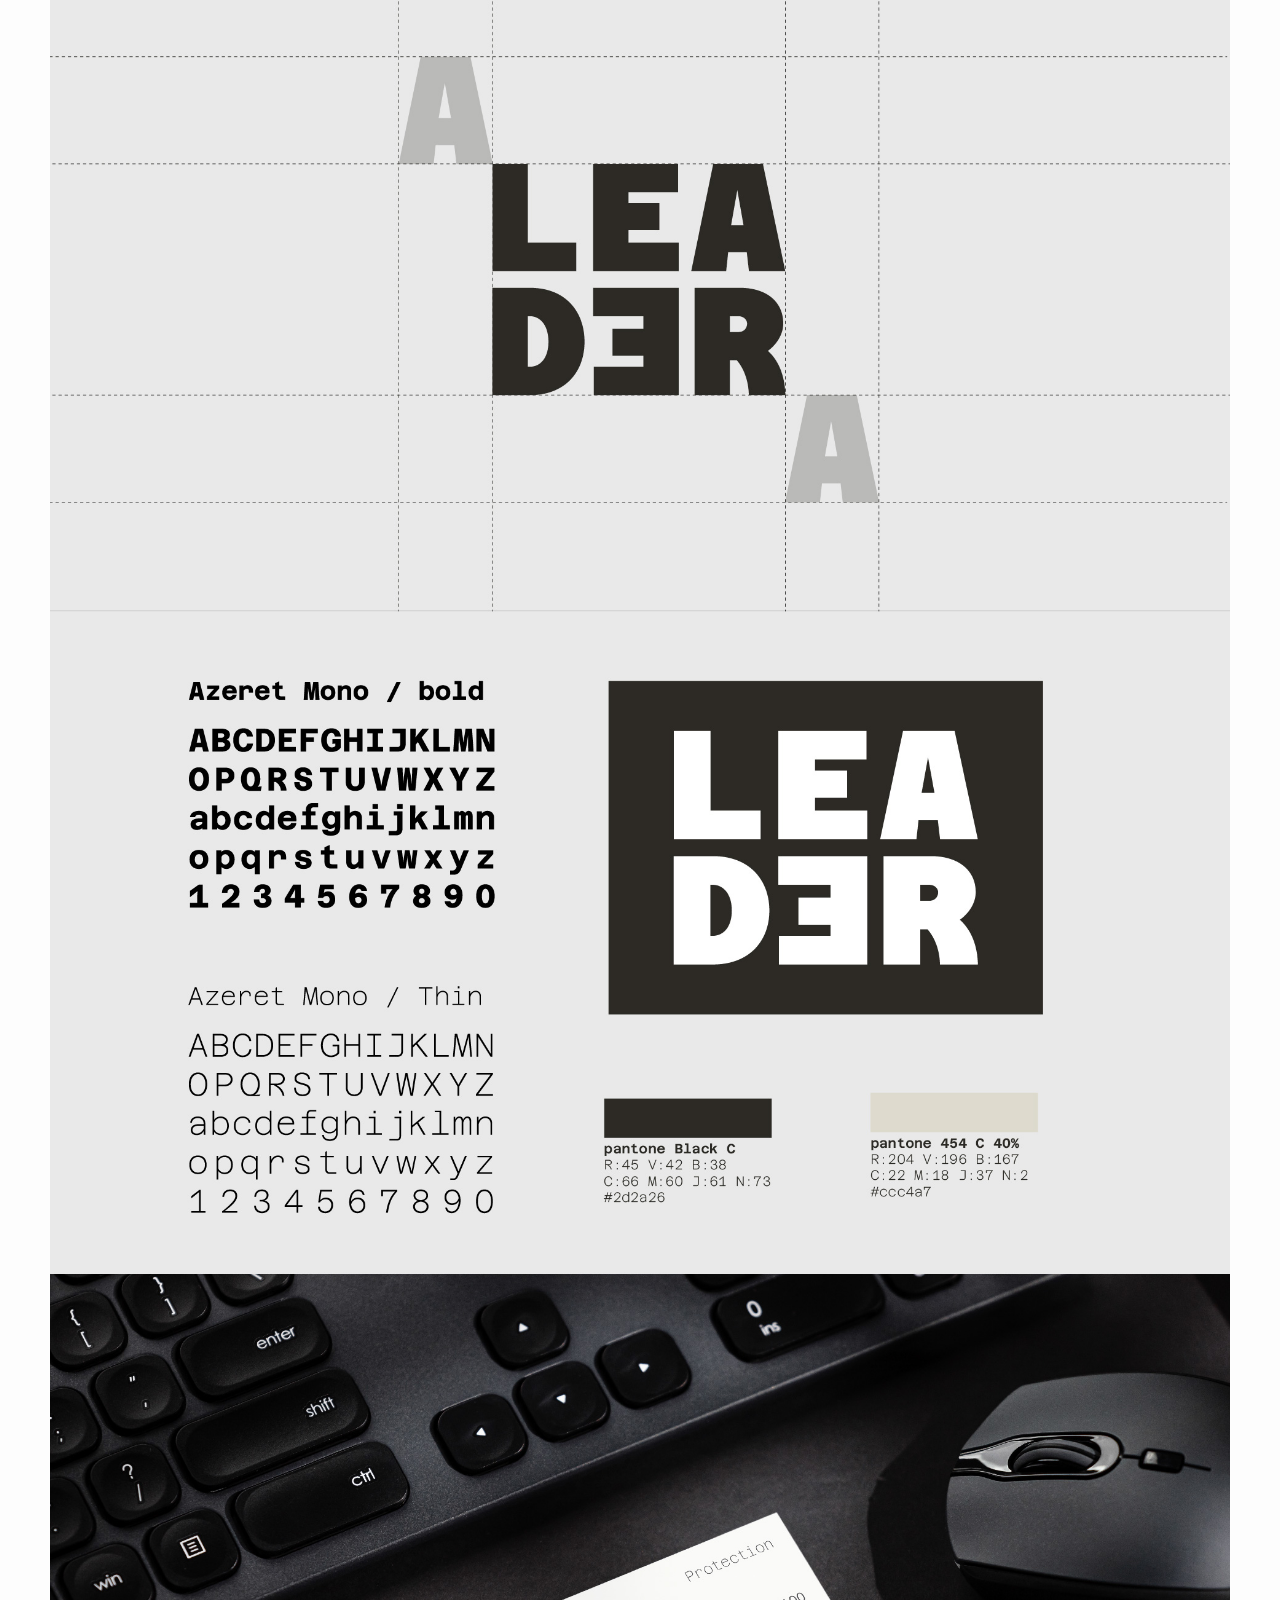
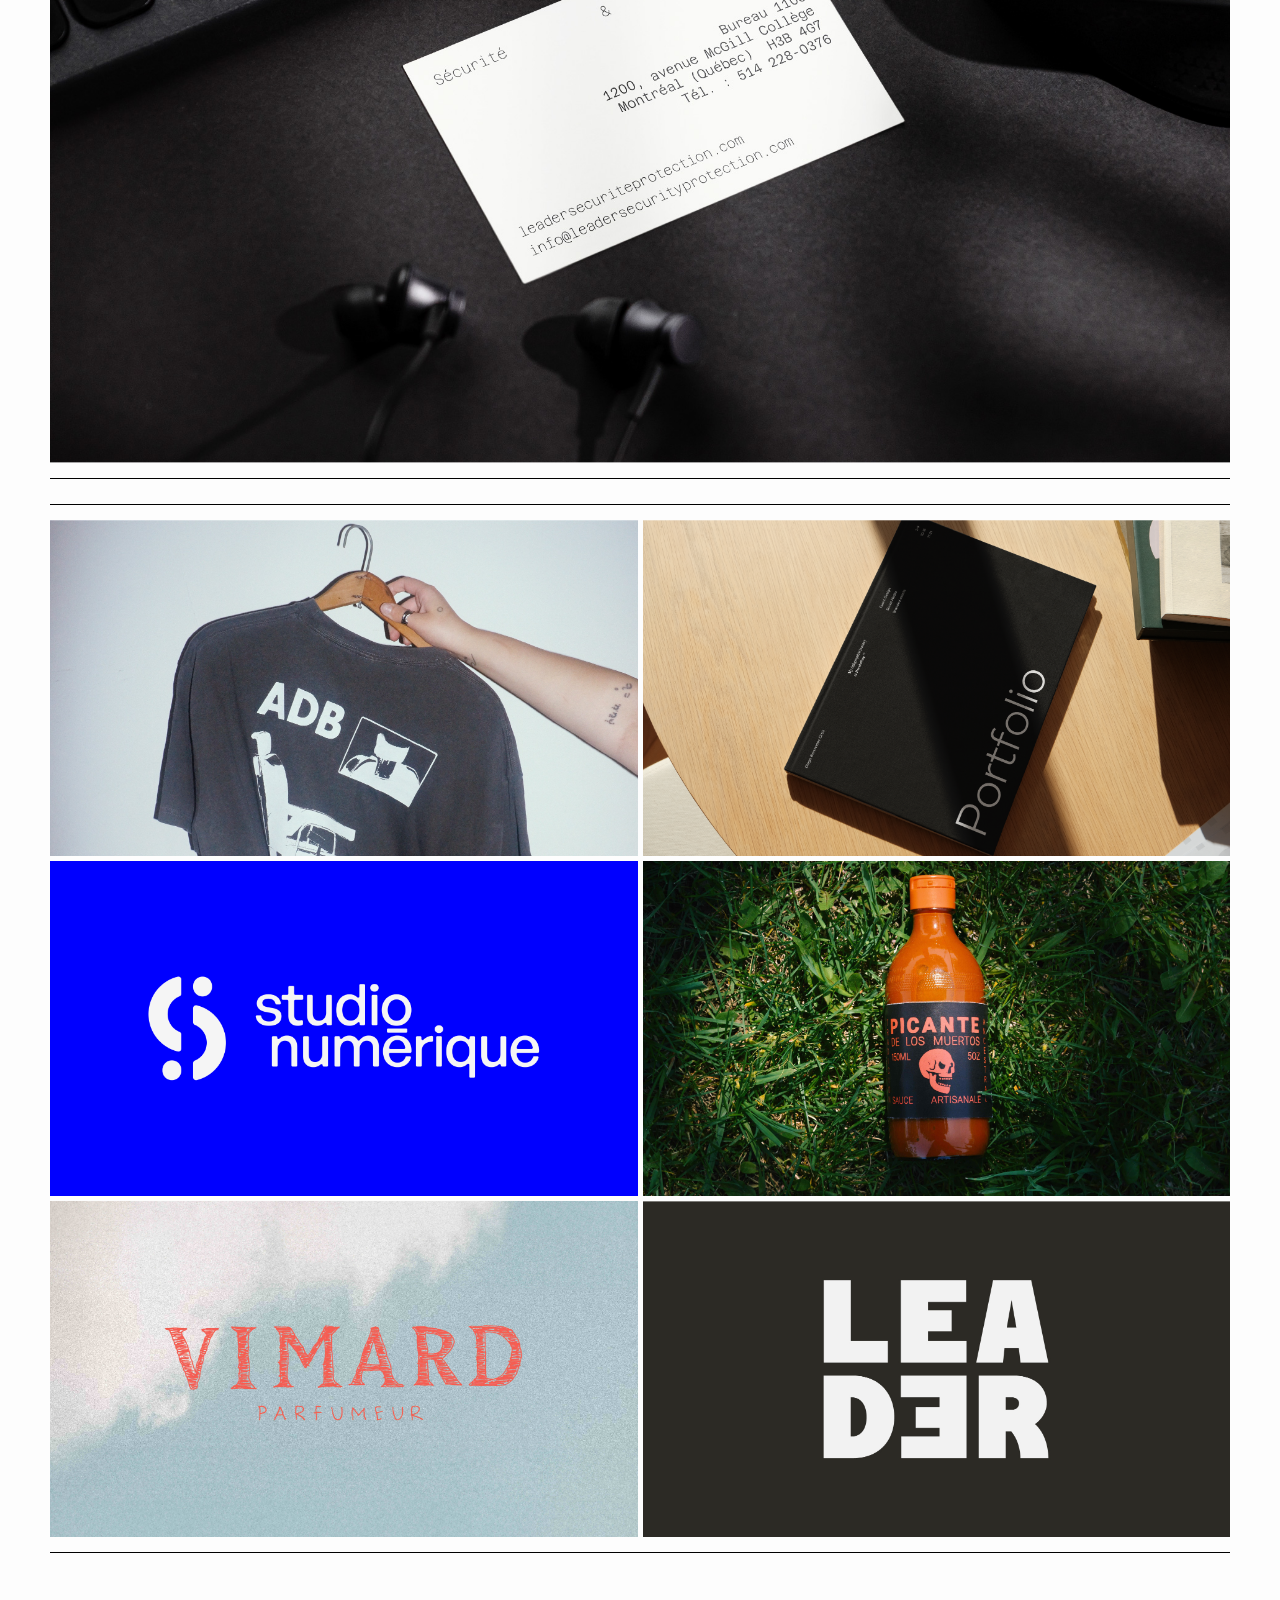
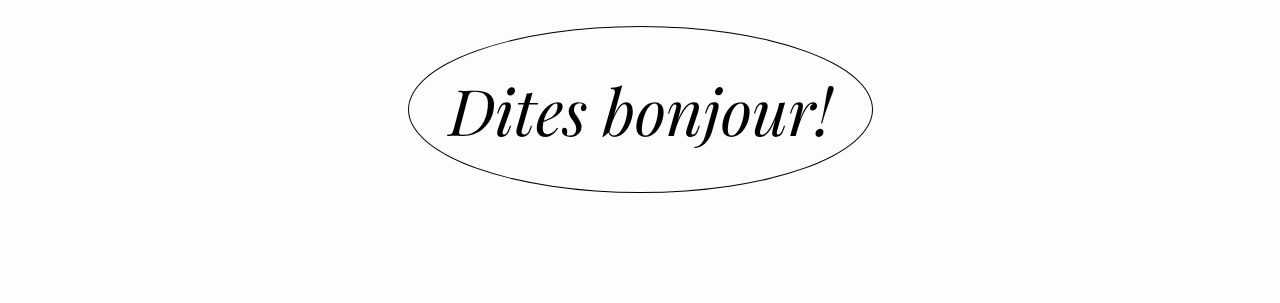
<file: leader.html>
<!DOCTYPE html>
<html lang="en">
<head>
    <meta charset="UTF-8">
    <meta name="viewport" content="width=device-width, initial-scale=1.0">
    <title>D+O</title>
    <link rel="stylesheet" href="main.css">
    <link rel="preconnect" href="https://fonts.googleapis.com">
    <link rel="preconnect" href="https://fonts.googleapis.com">
    <link rel="preconnect" href="https://fonts.gstatic.com" crossorigin>
    <link href="https://fonts.googleapis.com/css2?family=Open+Sans:ital,wght@0,300..800;1,300..800&family=Playfair+Display:ital,wght@0,400..900;1,400..900&family=Roboto:ital,wght@0,100;0,300;0,400;0,500;0,700;0,900;1,100;1,300;1,400;1,500;1,700;1,900&family=Urbanist:ital,wght@0,100..900;1,100..900&display=swap" rel="stylesheet">
    <link rel="preconnect" href="https://fonts.gstatic.com" crossorigin>
    <link href="https://fonts.googleapis.com/css2?family=Open+Sans:ital,wght@0,300..800;1,300..800&family=Roboto:ital,wght@0,100;0,300;0,400;0,500;0,700;0,900;1,100;1,300;1,400;1,500;1,700;1,900&family=Urbanist:ital,wght@0,100..900;1,100..900&display=swap" rel="stylesheet">
    <link rel="icon" type="image/x-icon" href="img/favicon.svg">
</head>
<body>

<div class="container">


    <nav class="container-style">

        <div class="nav-container">

            <div class="nav-box nav-box-1">
                <a href="index.html"><img src="img/logo.svg" class="logo"></a>
            </div>

            <div class="nav-box nav-box-2">

                <div class="hamburger-menu" onclick="toggleMenu()">Menu</div>
                <div class="black-screen" onclick="toggleMenu()"></div>

                <div class="menu">

                    <img src="img/logo_white.svg" class="logo-nav">

                    <li><a href="index.html">Index</a></li>
                    <li><a href="about.html">À propos</a></li>
                    <li><a href="portfolio.html">Portfolio</a></li>
                    <li><a href="mailto:dbortiz06@gmail.com">Contact</a></li>

                    <div class="links">

                        <a href="mailto:dbortiz06@gmail.com"><p>Email</p></a>
                        <a href="https://www.behance.net/diegobenavi"><p>Behance</p></a>
                        <a href="https://www.linkedin.com/in/diego-benavides-ortiz-9ba104275/"><p>Linkedin</p></a>
    
                    </div>
                    
                </div>


            </div>

        </div>

    </nav>


    <div class="container-style">

        <img src="img/leader-couverture.png" alt="" class="portrait-1">

        <h2 class="description-txt">Je suis un graphiste créatif qui trouve de la joie dans la collaboration et l’innovation. Avec une approche disciplinée, je mêle ma créativité
            avec une réflexion stratégique pour concevoir des designs significatifs.
            Je crois en la puissance du travail d’équipe pour donner vie aux idées.</h2>
        <img src="img/leader.jpg" alt="dlm" class="portrait-1">
        
    </div>


            
    <div class="container-style">

        <div class="home-portfolio">
            <a href="adb.html"><img src="img/adb-couverture.jpg" alt="Project 1"></a>
            <a href="#"><img src="img/pandapay-couverture.png" alt="Project 2"></a>
            <a href="studio_num.html"><img src="img/studio-couverture.png" alt="Project 3"></a>
            <a href="dlm.html"><img src="img/dlm-couverture.jpeg" alt="Project 4"></a>
            <a href="vice-versa.html"><img src="img/viceversa-couverture.jpg" alt="Project 5"></a>
            <a href="leader.html"><img src="img/leader-couverture.png" alt="Project 6"></a>
        </div>
        
        <div class="hello-btn">
           
            <a href="mailto:dbortiz06@gmail.com"><h1 class="hello">Dites bonjour!</h1></a>

        </div>
            

    </div>


    <footer class="container-style">

        <div class="footer-container">
            <div class="footer-left">
                <button id="scrollToTopBtn" class="arrow-btn">↑</button>
                <a href="mailto:dbortiz06@gmail.com"><p>Email</p></a>
                <a href="https://www.behance.net/diegobenavi"><p>Behance</p></a>
                <a href="https://www.linkedin.com/in/diego-benavides-ortiz-9ba104275/"><p>Linkedin</p></a>
            </div>
            <div class="footer-right">
                <p id="time-and-location"></p>
            </div>
        </div>

    </footer>

</div>

<script src="script.js"></script>


</body>
</html>
</file>
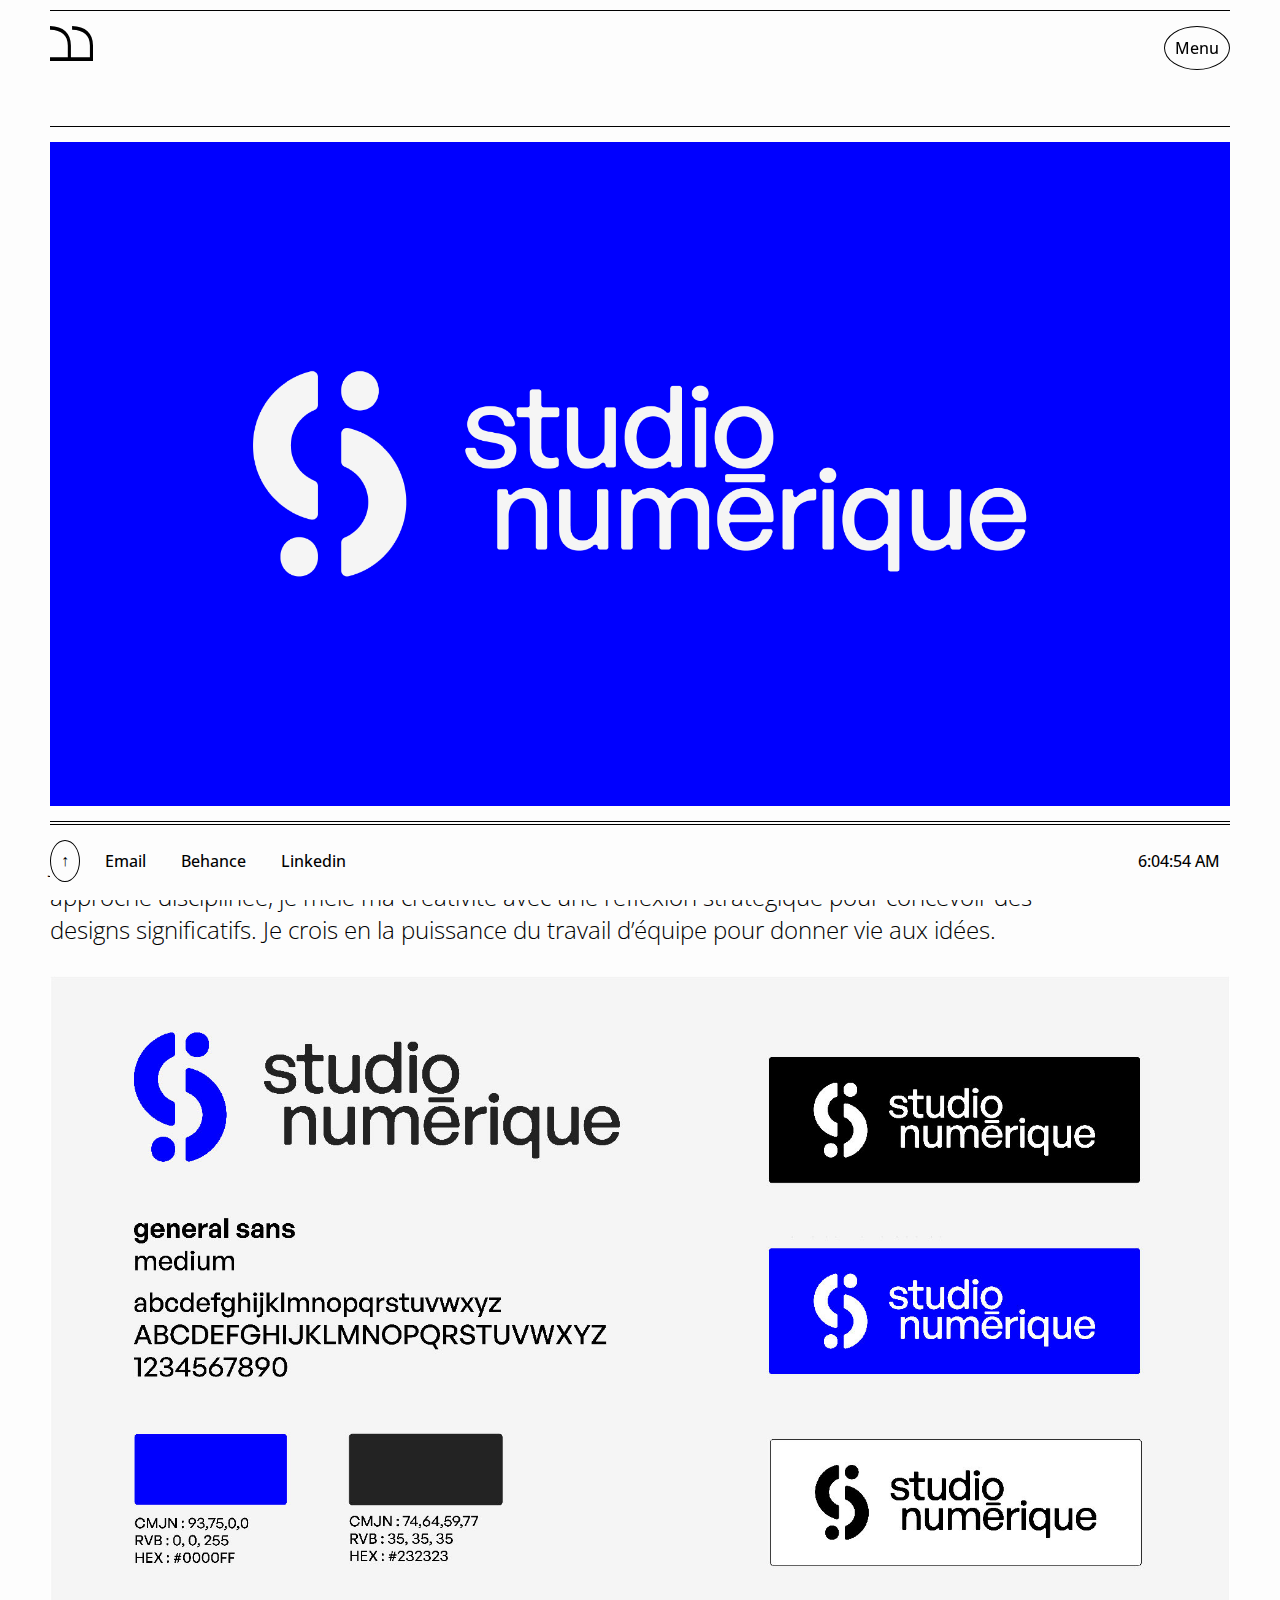
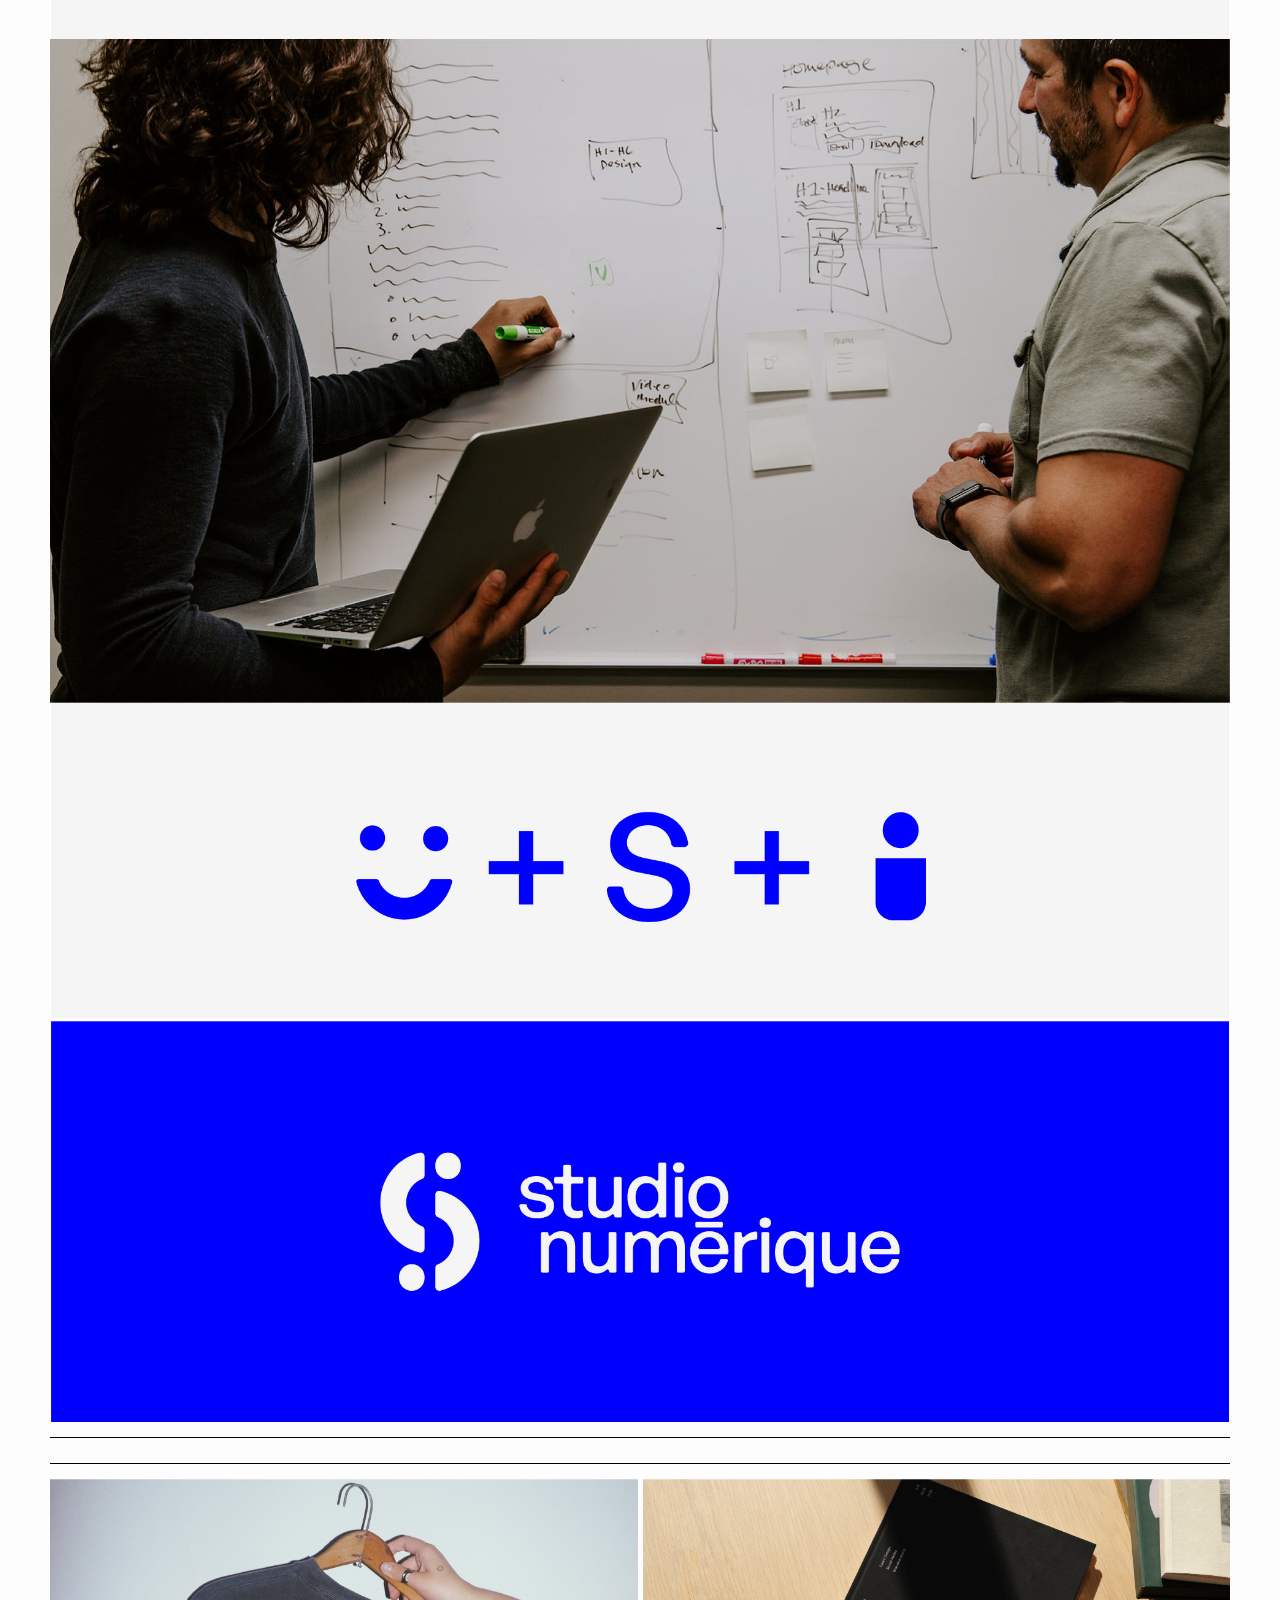
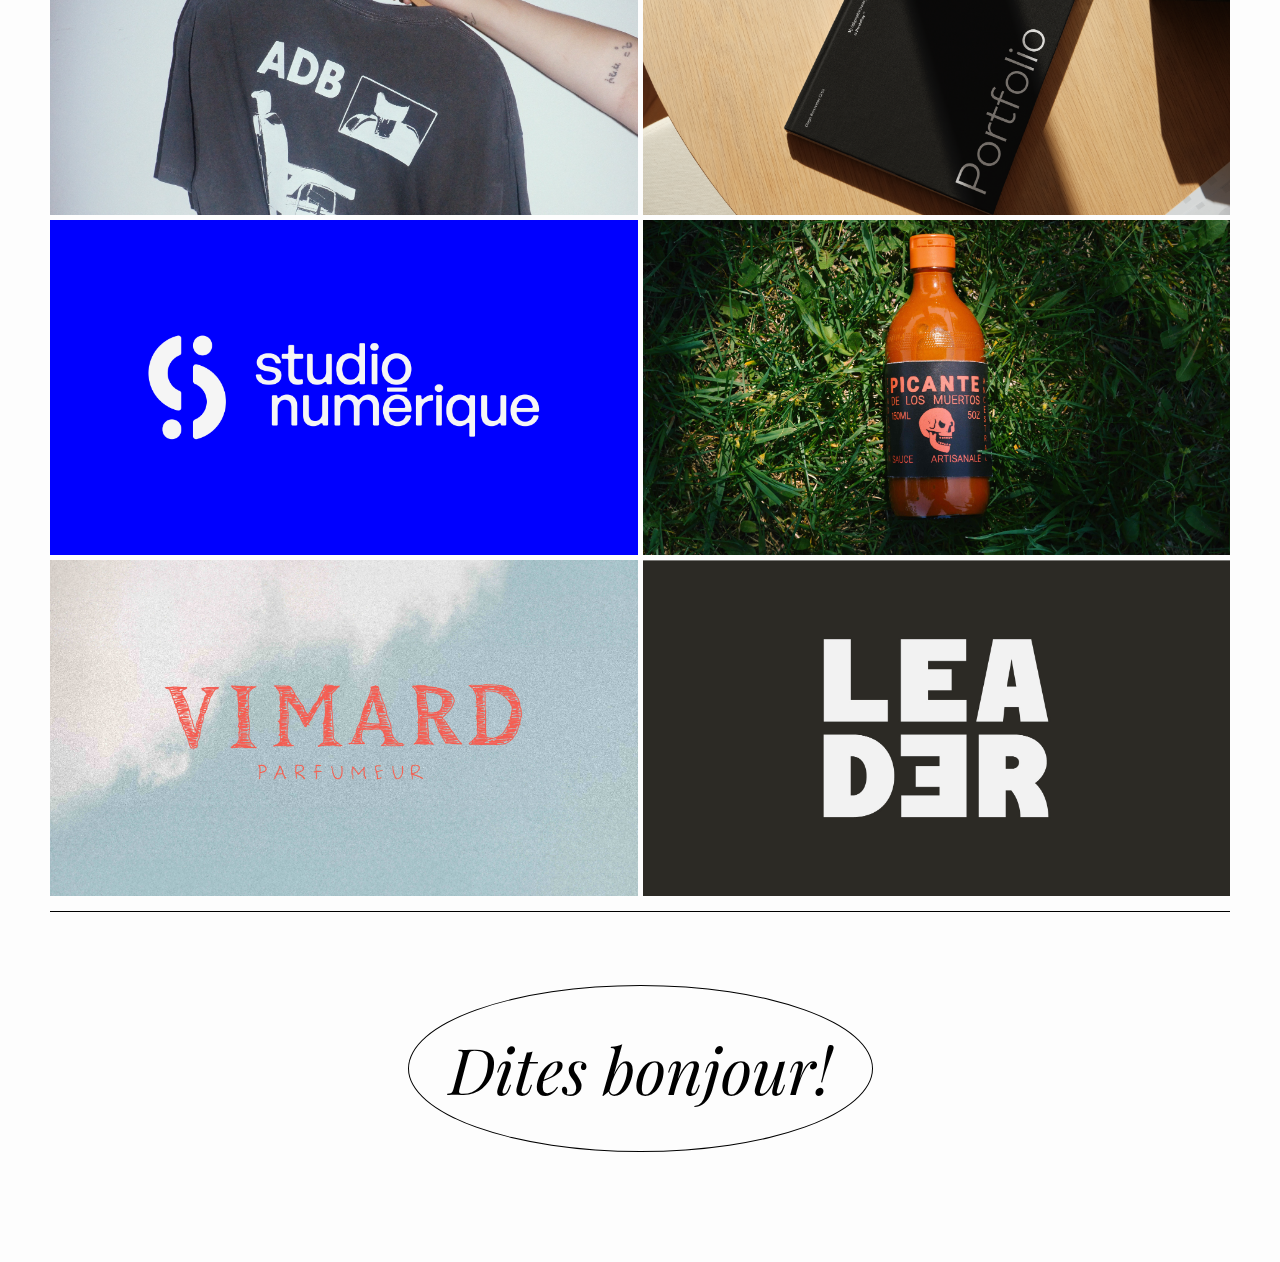
<file: studio_num.html>
<!DOCTYPE html>
<html lang="en">
<head>
    <meta charset="UTF-8">
    <meta name="viewport" content="width=device-width, initial-scale=1.0">
    <title>D+O</title>
    <link rel="stylesheet" href="main.css">
    <link rel="preconnect" href="https://fonts.googleapis.com">
    <link rel="preconnect" href="https://fonts.googleapis.com">
    <link rel="preconnect" href="https://fonts.gstatic.com" crossorigin>
    <link href="https://fonts.googleapis.com/css2?family=Open+Sans:ital,wght@0,300..800;1,300..800&family=Playfair+Display:ital,wght@0,400..900;1,400..900&family=Roboto:ital,wght@0,100;0,300;0,400;0,500;0,700;0,900;1,100;1,300;1,400;1,500;1,700;1,900&family=Urbanist:ital,wght@0,100..900;1,100..900&display=swap" rel="stylesheet">
    <link rel="preconnect" href="https://fonts.gstatic.com" crossorigin>
    <link href="https://fonts.googleapis.com/css2?family=Open+Sans:ital,wght@0,300..800;1,300..800&family=Roboto:ital,wght@0,100;0,300;0,400;0,500;0,700;0,900;1,100;1,300;1,400;1,500;1,700;1,900&family=Urbanist:ital,wght@0,100..900;1,100..900&display=swap" rel="stylesheet">
    <link rel="icon" type="image/x-icon" href="img/favicon.svg">
</head>
<body>

<div class="container">


    <nav class="container-style">

        <div class="nav-container">

            <div class="nav-box nav-box-1">
                <a href="index.html"><img src="img/logo.svg" class="logo"></a>
            </div>

            <div class="nav-box nav-box-2">

                <div class="hamburger-menu" onclick="toggleMenu()">Menu</div>
                <div class="black-screen" onclick="toggleMenu()"></div>

                <div class="menu">

                    <img src="img/logo_white.svg" class="logo-nav">

                    <li><a href="index.html">Index</a></li>
                    <li><a href="about.html">À propos</a></li>
                    <li><a href="portfolio.html">Portfolio</a></li>
                    <li><a href="mailto:dbortiz06@gmail.com">Contact</a></li>

                    <div class="links">

                        <a href="mailto:dbortiz06@gmail.com"><p>Email</p></a>
                        <a href="https://www.behance.net/diegobenavi"><p>Behance</p></a>
                        <a href="https://www.linkedin.com/in/diego-benavides-ortiz-9ba104275/"><p>Linkedin</p></a>
    
                    </div>
                    
                </div>


            </div>

        </div>

    </nav>


    <div class="container-style">

        <img src="img/studio-couverture.png" alt="" class="portrait-1">

        <h2 class="description-txt">Je suis un graphiste créatif qui trouve de la joie dans la collaboration et l’innovation. Avec une approche disciplinée, je mêle ma créativité
            avec une réflexion stratégique pour concevoir des designs significatifs.
            Je crois en la puissance du travail d’équipe pour donner vie aux idées.</h2>

        <img src="img/studio_num.jpg" alt="dlm" class="portrait-1">
    </div>


            
    <div class="container-style">

        <div class="home-portfolio">
            <a href="adb.html"><img src="img/adb-couverture.jpg" alt="Project 1"></a>
            <a href="#"><img src="img/pandapay-couverture.png" alt="Project 2"></a>
            <a href="studio_num.html"><img src="img/studio-couverture.png" alt="Project 3"></a>
            <a href="dlm.html"><img src="img/dlm-couverture.jpeg" alt="Project 4"></a>
            <a href="vice-versa.html"><img src="img/viceversa-couverture.jpg" alt="Project 5"></a>
            <a href="leader.html"><img src="img/leader-couverture.png" alt="Project 6"></a>
        </div>
        
        <div class="hello-btn">
           
            <a href="mailto:dbortiz06@gmail.com"><h1 class="hello">Dites bonjour!</h1></a>

        </div>
            

    </div>


    <footer class="container-style">

        <div class="footer-container">
            <div class="footer-left">
                <button id="scrollToTopBtn" class="arrow-btn">↑</button>
                <a href="mailto:dbortiz06@gmail.com"><p>Email</p></a>
                <a href="https://www.behance.net/diegobenavi"><p>Behance</p></a>
                <a href="https://www.linkedin.com/in/diego-benavides-ortiz-9ba104275/"><p>Linkedin</p></a>
            </div>
            <div class="footer-right">
                <p id="time-and-location"></p>
            </div>
        </div>

    </footer>

</div>

<script src="script.js"></script>


</body>
</html>
</file>
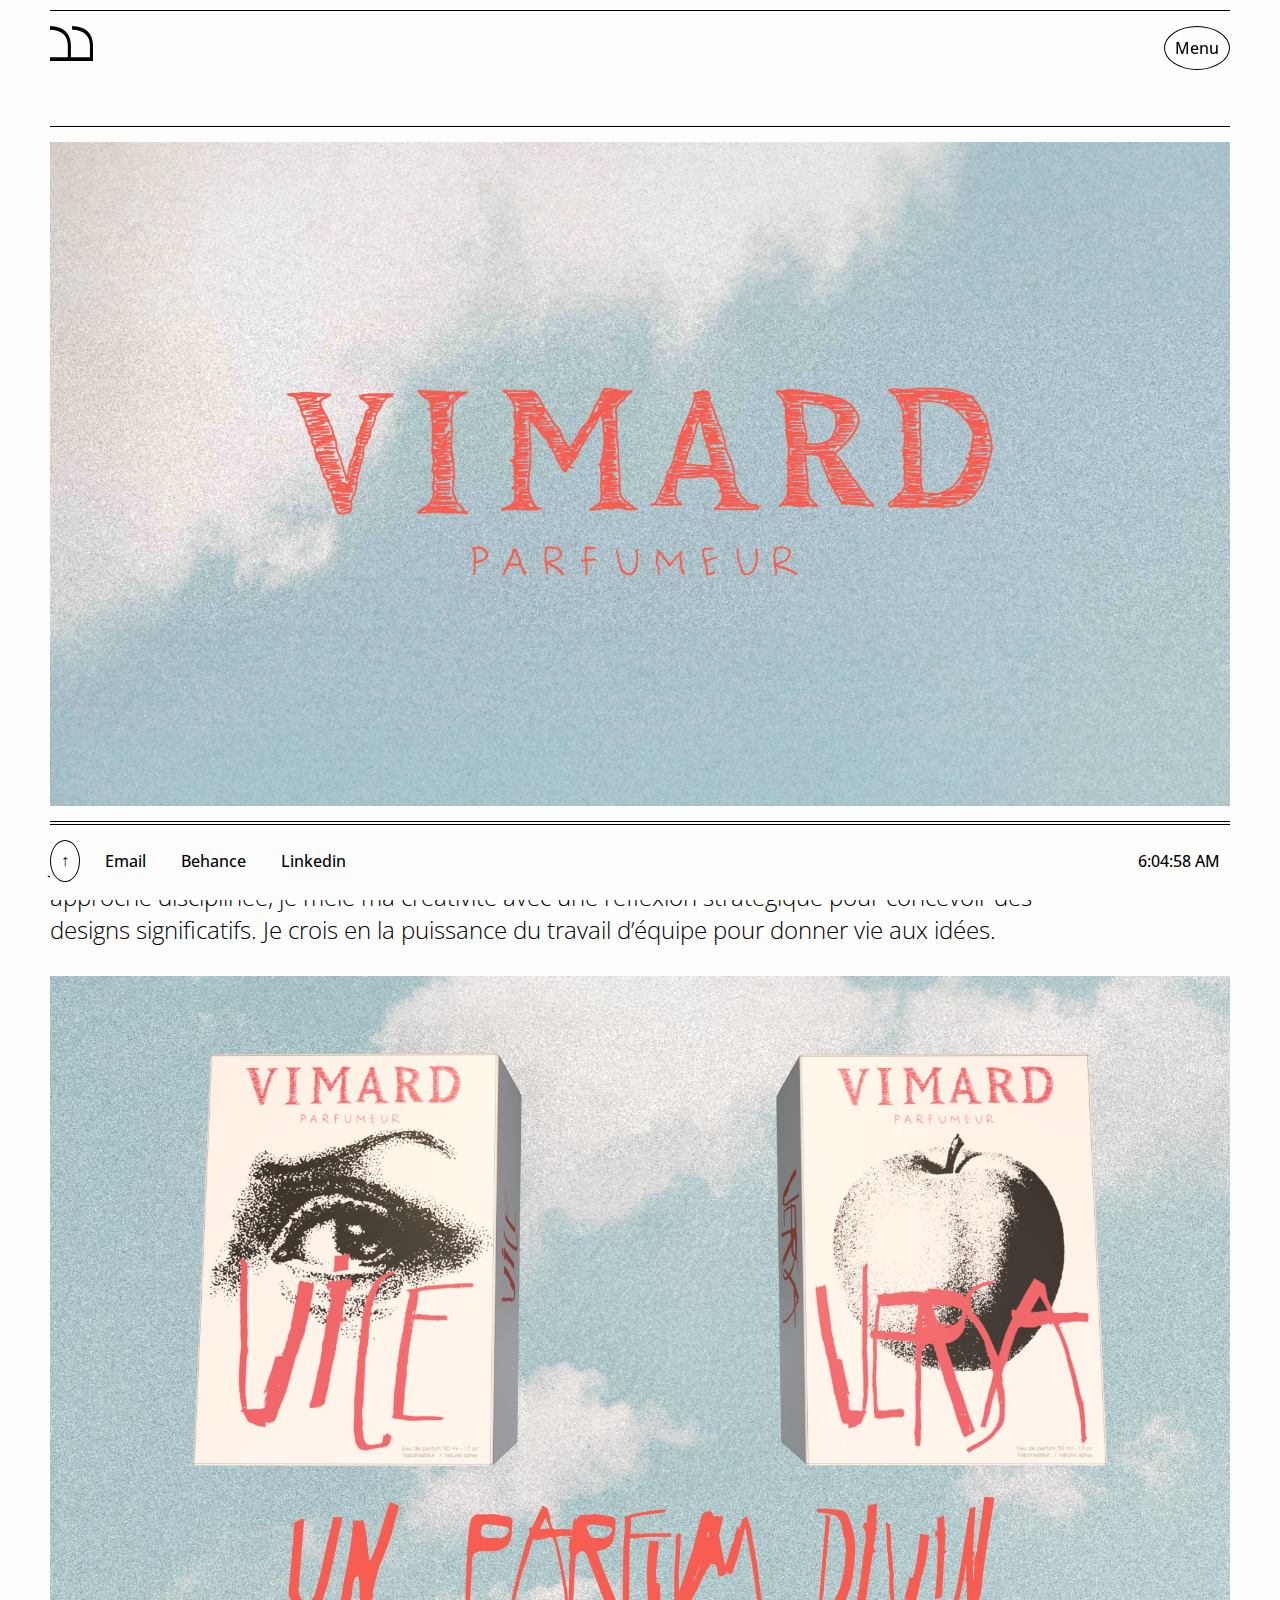
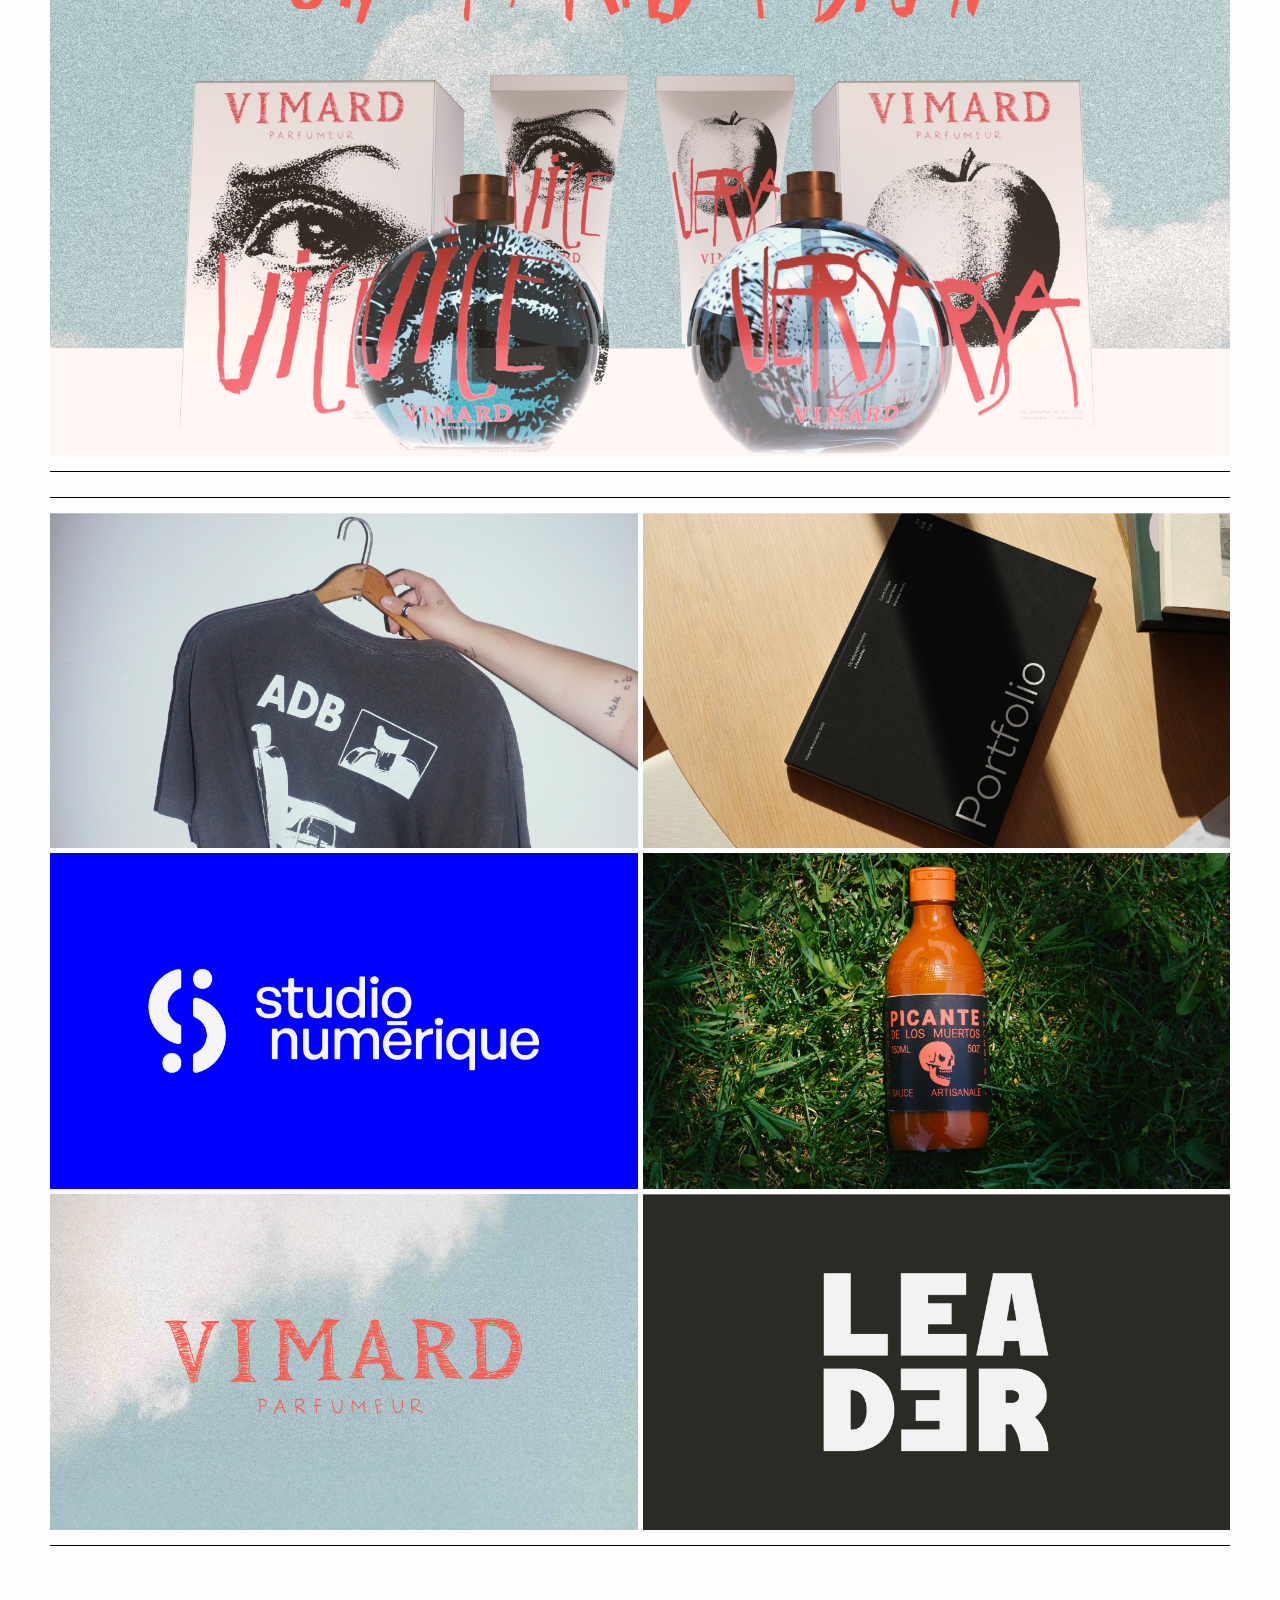
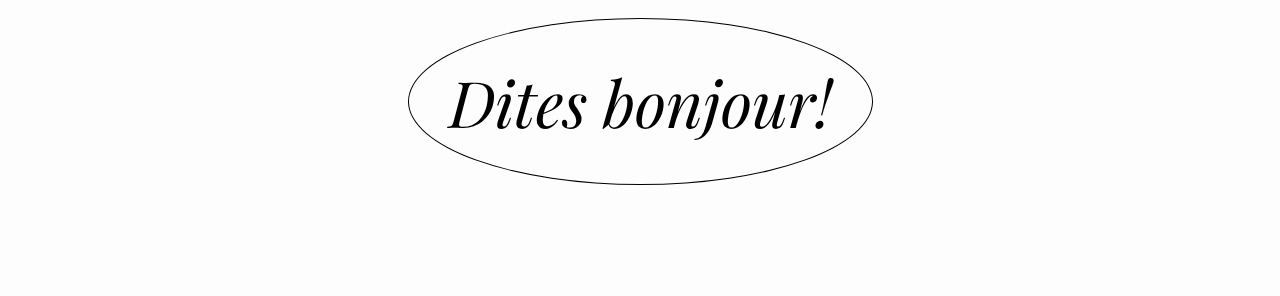
<file: vice-versa.html>
<!DOCTYPE html>
<html lang="en">
<head>
    <meta charset="UTF-8">
    <meta name="viewport" content="width=device-width, initial-scale=1.0">
    <title>D+O</title>
    <link rel="stylesheet" href="main.css">
    <link rel="preconnect" href="https://fonts.googleapis.com">
    <link rel="preconnect" href="https://fonts.googleapis.com">
    <link rel="preconnect" href="https://fonts.gstatic.com" crossorigin>
    <link href="https://fonts.googleapis.com/css2?family=Open+Sans:ital,wght@0,300..800;1,300..800&family=Playfair+Display:ital,wght@0,400..900;1,400..900&family=Roboto:ital,wght@0,100;0,300;0,400;0,500;0,700;0,900;1,100;1,300;1,400;1,500;1,700;1,900&family=Urbanist:ital,wght@0,100..900;1,100..900&display=swap" rel="stylesheet">
    <link rel="preconnect" href="https://fonts.gstatic.com" crossorigin>
    <link href="https://fonts.googleapis.com/css2?family=Open+Sans:ital,wght@0,300..800;1,300..800&family=Roboto:ital,wght@0,100;0,300;0,400;0,500;0,700;0,900;1,100;1,300;1,400;1,500;1,700;1,900&family=Urbanist:ital,wght@0,100..900;1,100..900&display=swap" rel="stylesheet">
    <link rel="icon" type="image/x-icon" href="img/favicon.svg">
</head>
<body>

<div class="container">


    <nav class="container-style">

        <div class="nav-container">

            <div class="nav-box nav-box-1">
                <a href="index.html"><img src="img/logo.svg" class="logo"></a>
            </div>

            <div class="nav-box nav-box-2">

                <div class="hamburger-menu" onclick="toggleMenu()">Menu</div>
                <div class="black-screen" onclick="toggleMenu()"></div>

                <div class="menu">

                    <img src="img/logo_white.svg" class="logo-nav">

                    <li><a href="index.html">Index</a></li>
                    <li><a href="about.html">À propos</a></li>
                    <li><a href="portfolio.html">Portfolio</a></li>
                    <li><a href="mailto:dbortiz06@gmail.com">Contact</a></li>

                    <div class="links">

                        <a href="mailto:dbortiz06@gmail.com"><p>Email</p></a>
                        <a href="https://www.behance.net/diegobenavi"><p>Behance</p></a>
                        <a href="https://www.linkedin.com/in/diego-benavides-ortiz-9ba104275/"><p>Linkedin</p></a>
    
                    </div>
                    
                </div>


            </div>

        </div>

    </nav>


    <div class="container-style">

        <img src="img/viceversa-couverture.jpg" alt="" class="portrait-1">

        <h2 class="description-txt">Je suis un graphiste créatif qui trouve de la joie dans la collaboration et l’innovation. Avec une approche disciplinée, je mêle ma créativité
            avec une réflexion stratégique pour concevoir des designs significatifs.
            Je crois en la puissance du travail d’équipe pour donner vie aux idées.</h2>

        <img src="img/viceversa.jpg" alt="dlm" class="portrait-1">
    </div>


            
    <div class="container-style">

        <div class="home-portfolio">
            <a href="adb.html"><img src="img/adb-couverture.jpg" alt="Project 1"></a>
            <a href="#"><img src="img/pandapay-couverture.png" alt="Project 2"></a>
            <a href="studio_num.html"><img src="img/studio-couverture.png" alt="Project 3"></a>
            <a href="dlm.html"><img src="img/dlm-couverture.jpeg" alt="Project 4"></a>
            <a href="vice-versa.html"><img src="img/viceversa-couverture.jpg" alt="Project 5"></a>
            <a href="leader.html"><img src="img/leader-couverture.png" alt="Project 6"></a>
        </div>
        
        <div class="hello-btn">
           
            <a href="mailto:dbortiz06@gmail.com"><h1 class="hello">Dites bonjour!</h1></a>

        </div>
            

    </div>


    <footer class="container-style">

        <div class="footer-container">
            <div class="footer-left">
                <button id="scrollToTopBtn" class="arrow-btn">↑</button>
                <a href="mailto:dbortiz06@gmail.com"><p>Email</p></a>
                <a href="https://www.behance.net/diegobenavi"><p>Behance</p></a>
                <a href="https://www.linkedin.com/in/diego-benavides-ortiz-9ba104275/"><p>Linkedin</p></a>
            </div>
            <div class="footer-right">
                <p id="time-and-location"></p>
            </div>
        </div>

    </footer>

</div>

<script src="script.js"></script>


</body>
</html>
</file>
<file: main.css>
body {
    margin: 0;
    padding: 0;
    font-family: "Open Sans", sans-serif;
    font-optical-sizing: auto;
    font-weight: 500;
    font-style: normal;
    background-color: #fdfdfd;
}


.container {
    padding: 10px 50px;
}

.container-style {
    border-top: 1px solid black;
    padding-top: 15px;
}

.container-style-2{
    display: flex;
    flex-direction: column;
    padding-top: 15px;
}


h2 {
    font-weight: lighter;
    margin-top: 0;
}

a {
    text-decoration: none;
    color: black;
}
a:hover{
        opacity: 0.5; /* Adjust opacity as desired */
        transition: opacity 0.4s ease;

}


li {
    list-style: none;
    margin-bottom: 5px;
}



/* Start of nav */

.hamburger-menu {
    display: block; /* Always visible */
    border: 1px solid black;
    border-radius: 100%;
    padding: 10px;
    top: 5;
    position:fixed;
    cursor: pointer;
    color: black;
    font-size: 1em; /* Adjust the font size as needed */
    z-index: 3; /* Ensure it covers other elements */
}

.hamburger-menu:hover{
    opacity: 0.5; /* Adjust opacity as desired */
    transition: opacity 0.4s ease;
} 

.black-screen {
    display: none; /* Hide initially */
    position: fixed;
    top: 0;
    left: 0;
    width: 100%;
    height: 100%;
    background-color: #0A0A0A;
    z-index: 2; /* Ensure it covers other elements */
}

.container-style .nav-container {
    display: flex;
    justify-content: space-between;
}

.menu {
    display: none; /* Change display to flex */
    position: fixed;
    font-size: 3em;
    font-weight: 300;
    top: 25%;
    left: 50px;
    right: 50px;
    z-index: 2; /* Ensure it appears above other elements */
}

.nav-box {
    display: flex;
    align-items: flex-start; /* Align content to the top of the box */
    justify-content: space-between;
    height: 100px; /* Adjusted height */
    padding: 0px; /* Adjusted padding */
}

.logo{
    height: 35px;
    border-radius: 0;
}

.logo-nav{
    height: 35px;
    border-radius: 0;
    position: fixed;
    top: 5%;
    left: 50px;

}

.nav-box.nav-box-1 {
    justify-content: flex-start; /* Align first .nav-box to flex-start */
}

.nav-box.nav-box-2 {
    justify-content: flex-end; /* Align second .nav-box to flex-end */
}

.nav-box a {
    text-decoration: none;
    color: white;
}

.nav-box-2 a:not(:last-child) {
    margin-right: 50px; /* Add margin between the links in nav-box-2 */
}

.h2-top {
    font-size: 2.2em;
    margin-top: 0; /* Remove default margin to align h2 to the top */
    color: black;
}

.links{
    display: flex;
    flex-direction: row;
    font-size: 0.5em;
    position: fixed;
    bottom: 30px;
    right: 50px;
}

/* End of nav */

/* Start of the main page */

.description-txt {
    margin-right: 10%;
    margin-bottom: 30px;
} 

.portrait-1 {
    width: 100%;
    height: 100%;
    margin-bottom: 20px;
    border-bottom: 1px solid black;
    padding-bottom: 15px;
    border-radius: 0;
}

.pandadiv{
    display: flex;
    gap:0;
    flex-direction: column;
}

.portrait-2 {
    width: 100%;
    height: 100%;
    margin-bottom: 0;
    border-radius: 0;
}

.portrait-3 {
    width: 100%;
    height: 100%;
    margin-bottom: 50px;
}

.portrait-4 {
    width: 100%;
    height: 500px;
    margin-bottom: 30px;
}


.home-portfolio {
    display: flex;
    flex-wrap: wrap;
    margin-bottom: 30px;
    gap: 5px;
    border-bottom: 1px solid black;
    padding-bottom: 15px;
}

.home-portfolio a {
    position: relative;
    flex: 1 0 calc(50% - 10px); /* Two columns with 10px space in between */
    text-align: center;
}

.home-portfolio img {
    width: 100%;
    height: 100%;
    object-fit: cover;
}


.hello-btn{
    display: flex;
    flex-direction: row;
    align-items: flex-start;
    align-content: flex-start;
    justify-content: center;
    height: 300px;
    margin-bottom: 10px;
    
}

.hello-btn-2{
    display: flex;
    flex-direction: row;
    align-items: flex-start;
    align-content: flex-start;
    justify-content: center;
    height: 300px;
    margin-bottom: 30px;
    
}

.hello{
    font-family: "Playfair Display", serif;
    font-optical-sizing: auto;
    font-weight: 400;
    font-style: italic;
    font-size: 4em;
    font-weight: 100;
    border: 1px solid black;
    border-radius: 100%;
    padding: 40px;
}

.hello:hover{
    opacity: 0.5; /* Adjust opacity as desired */
    transition: opacity 0.4s ease;
} 

.service-colonne{
    display: flex;
    flex-direction: row;
    gap: 50px;
    font-size: 1.5em;
    font-weight: 300;
    margin-bottom: 30px;
}

form{
    font-weight: 400;
    margin-bottom: 80px;

}

input{
    width: 100%;
    height: 30px;
    margin-bottom: 20px;
    border: 1px solid black;
    border-radius: 10px;
    padding: 5px;
}

input[type="submit"].email-submit {
    width: 30%;
    height: 40px; /* Adjust height as needed */
    margin-bottom: 20px;
    border: 1px solid black;
    border-radius: 10px;
    color: #fdfdfd;
    font-weight: 400;
    background-color: black;
    font-size: 16px; /* Adjust font size as needed */
    cursor: pointer; /* Change cursor to pointer on hover */
    opacity: 1;
}

input[type="submit"].email-submit:hover {
    opacity: 0.5; /* Adjust opacity as desired */
    transition: opacity 0.4s ease;
}

textarea{
    width: 100%;
    margin-bottom: 20px;
    border: 1px solid black;
    border-radius: 10px;
    padding: 5px;
}

/* End of the main page */

/* Start of the footer */

footer {
    position: fixed; /* Set the position to fixed */
    bottom: 0; /* Position at the bottom */
    height: 60px;
    left: 50px;
    right: 50px;
    background-color: #fdfdfd;
    z-index: 1;
}

.footer-container {
    display: flex;
    align-items: flex-start; /* Align content to the top of the box */
    justify-content: space-between;
}

.footer-left {
    display: flex;
    flex-direction: row;
    gap: 15px;
    margin: 0;
}

.footer-right {
    text-align: right;
}

.footer-container p {
    margin: 10px; /* Reset margin to override default margin */
}

.arrow-btn {
    background: none;
    border: 1px solid black;
    border-radius: 100%;
    cursor: pointer;
    padding: 5px 10px;
    font-size: 16px; /* Adjust font size as needed */
    outline: none; /* Remove outline when button is focused */
}

.arrow-btn:hover{
    opacity: 0.5; /* Adjust opacity as desired */
    transition: opacity 0.4s ease;
} 


/* CSS for tablet breakpoint */

@media screen and (max-width: 768px) {
    

    .menu {
        display: none; /* Hide menu for phone breakpoint */
        position: fixed;
        top: 25%;
        left: 25px;
        right: 25px;
        padding: 20px;
        z-index: 2; /* Ensure it appears above black screen */

    }    
    
    .hamburger-menu {
        display: block; /* Show hamburger menu for phone breakpoint */
        font-size: 0.5em;
    }

    .nav-box {
        height: 80px; /* Adjusted height */
    }

    .nav-box-2 a:not(:last-child) {
        margin-right: 30px; /* Add margin between the links in nav-box-2 */
    }

    .home-portfolio {
        flex-direction: column;
       }

    .description-txt{
        font-size: 1em;
        margin-right: 10%;
    }


    .hello{
        font-size: 3em;
    }

    .h2-top {
        font-size: 1.8em;
        margin-top: 0; /* Remove default margin to align h2 to the top */
    }

    .links{
        font-size: 0.5em;
    }
    
    .do-font{
        bottom: 95px;
    }

    .service-colonne{
        font-size: 1em;
    }
    
}

/* CSS for phone breakpoint */

@media screen and (max-width: 480px) {

    .menu {
        display: none; /* Hide menu for phone breakpoint */
        position: fixed;
        top: 25%;
        left: 25px;
        right: 25px;
        padding: 20px;
        z-index: 2; /* Ensure it appears above black screen */
        height: 50%;

    }   
    
    .hamburger-menu {
        display: block; /* Show hamburger menu for phone breakpoint */
        font-size: 0.5em; /* Adjust the font size as needed */
        z-index: 4;
        right: 25px;
    }
    
    .container {
        padding: 10px 10px;
    }

    .home-portfolio {
     flex-direction: column;
    }

    .nav-box-2 a:not(:last-child) {
        margin-right: 10px; /* Add margin between the links in nav-box-2 */
    }

    .description-txt{
        margin-right: 10%;
    }


    .hello{
        font-size: 2.5em;
    }

    .h2-top {
        font-size: 1.2em;
        margin-top: 0; /* Remove default margin to align h2 to the top */
    }
    footer {
        left: 10px;
        right: 10px;
        gap: 5px;
        font-size: 0.8em;
    }

    .links{
        font-size: 0.3em;
        gap: 30px;
        position: fixed;
        justify-content:space-between;
        
    }
    
    .do-font{
        bottom: 100px;
    }
}
</file>
